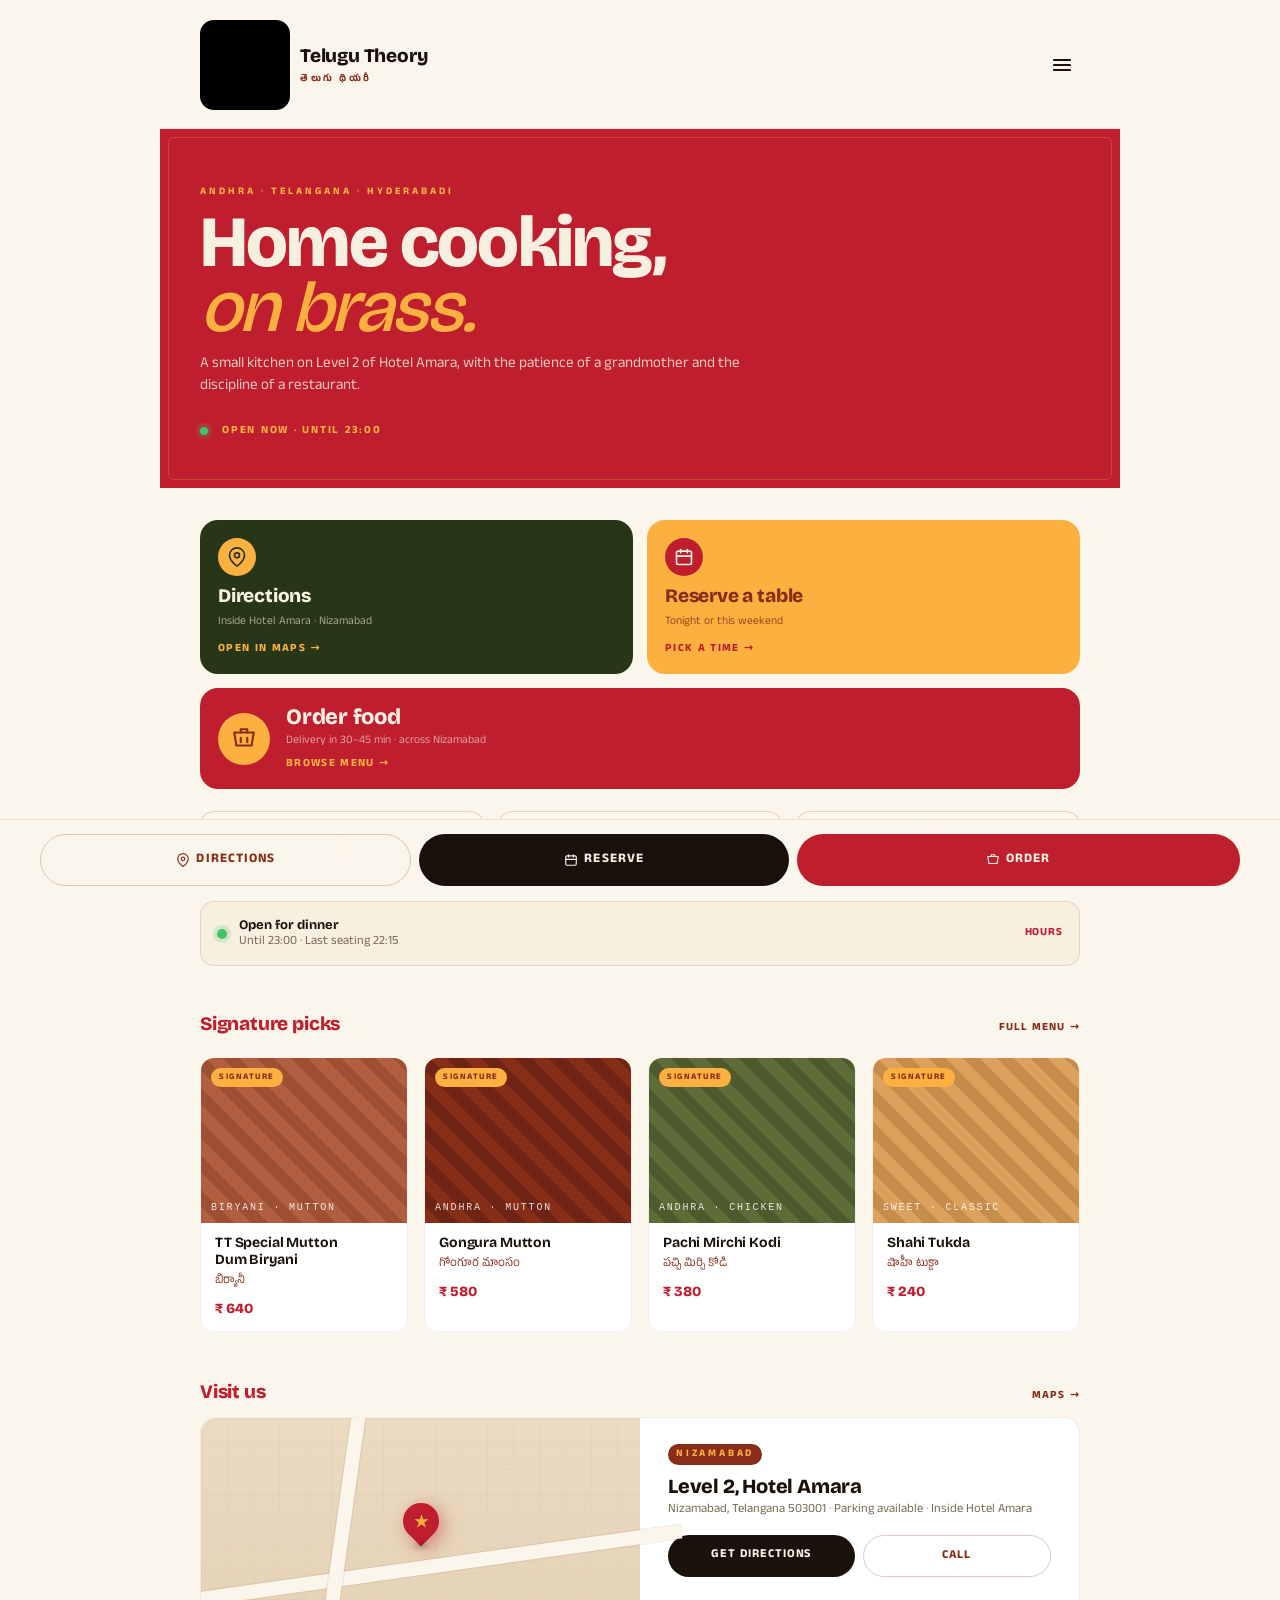
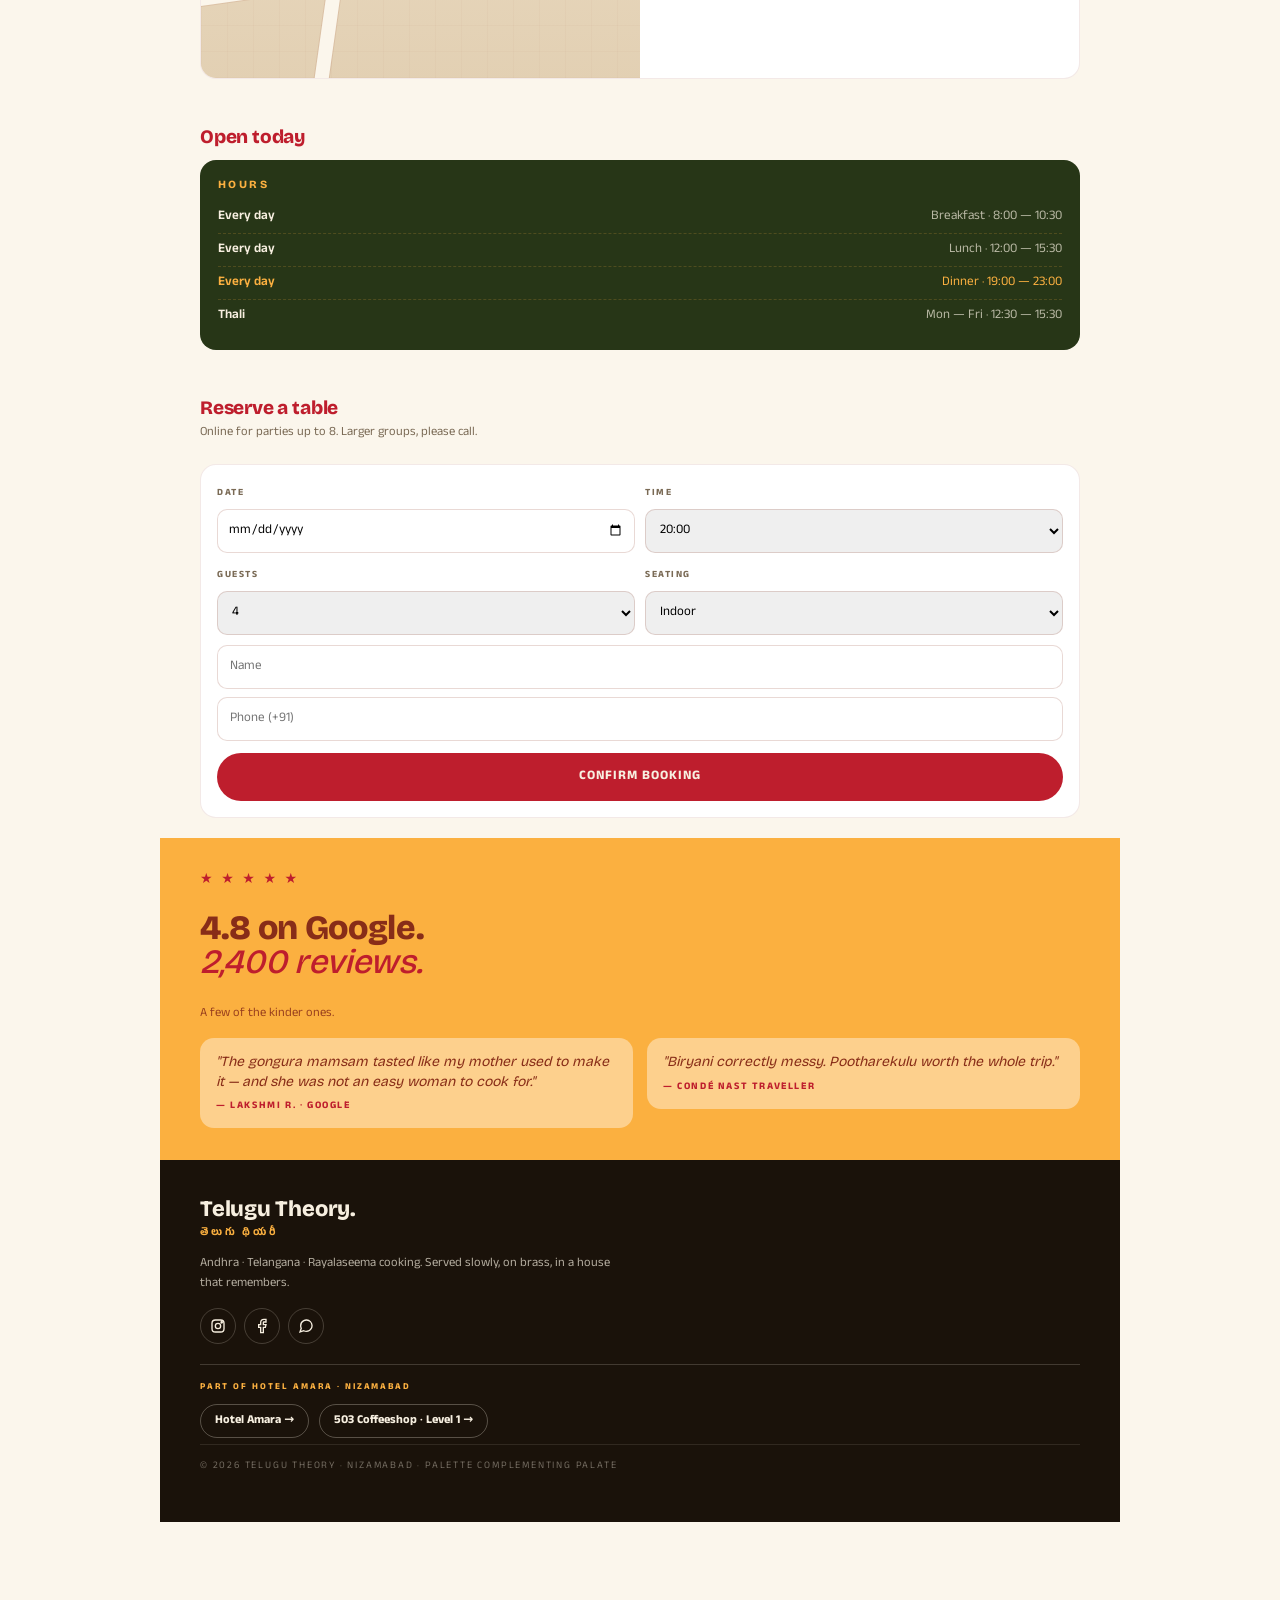
<file: index.html>
<!doctype html>
<html lang="en">
<head>
<meta charset="utf-8" />
<meta name="viewport" content="width=device-width,initial-scale=1,viewport-fit=cover" />
<title>Telugu Theory — Andhra · Telangana · Hyderabadi</title>
<meta name="theme-color" content="#BE1E2D" />
<link rel="preconnect" href="https://fonts.googleapis.com" />
<link rel="preconnect" href="https://fonts.gstatic.com" crossorigin />
<link href="https://fonts.googleapis.com/css2?family=Bricolage+Grotesque:opsz,wght@12..96,400;12..96,500;12..96,600;12..96,700;12..96,800&display=swap" rel="stylesheet" />
<link rel="stylesheet" href="brand/brand.css" />
<style>
  /* ===========================================================
     STAGE — full-bleed on all screen sizes
  =========================================================== */
  html, body { margin:0; }
  body {
    font-family: var(--font-body);
    color: var(--tt-ink);
    background: var(--tt-paper);
    -webkit-font-smoothing: antialiased;
  }
  .stage { display: block; padding: 0; }

  /* Phone chrome removed — full-bleed site */
  .phone {
    width: 100%; height: auto; min-height: 100vh;
    background: transparent; border-radius: 0; padding: 0; box-shadow: none;
    position: relative;
  }
  .phone::before { display: none; }
  .screen {
    width: 100%; height: auto; min-height: 100vh;
    border-radius: 0; overflow: visible; background: var(--tt-paper);
    position: relative;
  }
  .scroll {
    height: auto; overflow: visible;
    scroll-behavior: smooth;
  }


  /* ===========================================================
     SITE — content inside the screen
  =========================================================== */

  /* Sticky top bar */
  .topbar {
    position: sticky; top: 0; z-index: 60;
    background: var(--tt-paper);
    padding: 14px 18px 12px;
    display:flex; align-items: center; justify-content: space-between;
    border-bottom: 1px solid rgba(136,45,24,0.08);
  }
  .topbar .brand { display: flex; align-items: center; gap: 10px; }
  .topbar .brand img { width: 90px; height: 90px; border-radius: 14px; }
  .topbar .brand b { font-family: var(--font-head); font-weight: 800; font-size: 19px; letter-spacing: -0.01em; }
  .topbar .brand .te { display: block; font-size: 9px; letter-spacing: 0.28em; text-transform: uppercase; color: var(--tt-sienna); font-weight: 700; margin-top: 1px; }
  .topbar .menu-icon {
    background: transparent; border: 0; width: 36px; height: 36px;
    display:flex; align-items:center; justify-content:center;
    color: var(--tt-ink); cursor: pointer;
  }

  /* HERO */
  .hero {
    background: var(--tt-red);
    color: var(--tt-cream);
    padding: 32px 22px 26px;
    position: relative; overflow: hidden;
  }
  .hero::before {
    content:''; position: absolute; inset: 8px; border: 1px solid rgba(251,176,64,0.25); border-radius: 6px; pointer-events: none;
  }
  .hero .eye { font-size: 10px; letter-spacing: 0.3em; text-transform: uppercase; color: var(--tt-yellow); font-weight: 700; position: relative; z-index: 2; }
  .hero h1 {
    font-family: var(--font-head); font-weight: 800;
    font-size: 52px; line-height: 0.9; letter-spacing: -0.025em;
    margin: 10px 0 0; color: var(--tt-cream); position: relative; z-index: 2;
  }
  .hero h1 em { font-style: italic; color: var(--tt-yellow); font-weight: 500; }
  .hero .lede {
    margin-top: 14px; max-width: 320px;
    font-size: 13.5px; line-height: 1.5;
    color: rgba(247,239,224,0.82);
    position: relative; z-index: 2;
  }
  .hero-meta {
    margin-top: 18px;
    display:flex; align-items: center; gap: 14px;
    font-size: 11px; color: var(--tt-yellow);
    letter-spacing: 0.16em; text-transform: uppercase; font-weight: 700;
    position: relative; z-index: 2;
  }
  .hero-meta .dot { width: 8px; height: 8px; border-radius: 999px; background: #44C26A; box-shadow: 0 0 0 4px rgba(68,194,106,0.18); }

  /* PRIMARY ACTIONS */
  .primary {
    padding: 18px 14px 8px;
    display:grid;
    grid-template-columns: 1fr;
    gap: 12px;
  }
  .primary .row { display:grid; grid-template-columns: 1fr 1fr; gap: 12px; }
  .pa {
    appearance: none; -webkit-appearance: none;
    text-decoration: none;
    border-radius: 18px;
    padding: 18px 18px 16px;
    display:flex; flex-direction: column; gap: 10px;
    cursor: pointer; border: 0;
    font-family: var(--font-body); text-align: left;
    color: inherit;
    transition: transform 0.1s;
    position: relative; overflow: hidden;
    min-height: 130px;
  }
  .pa:active { transform: scale(0.985); }
  .pa .ic {
    width: 38px; height: 38px;
    border-radius: 999px;
    display:flex; align-items: center; justify-content: center;
    flex-shrink: 0;
  }
  .pa .ic svg { width: 20px; height: 20px; }
  .pa h3 {
    font-family: var(--font-head); font-weight: 800;
    font-size: 19px; line-height: 1; letter-spacing: -0.01em;
    margin: 0;
  }
  .pa p { font-size: 11.5px; line-height: 1.4; margin: 0; opacity: 0.8; }
  .pa .arrow { margin-top: auto; font-size: 11px; font-weight: 700; letter-spacing: 0.12em; text-transform: uppercase; display:flex; align-items:center; gap: 4px; }

  .pa.order { background: var(--tt-red); color: var(--tt-cream); grid-column: 1 / -1; min-height: 110px; flex-direction: row; align-items: center; gap: 16px; }
  .pa.order .body { flex: 1; display:flex; flex-direction: column; gap: 6px; }
  .pa.order .ic { background: var(--tt-yellow); color: var(--tt-sienna); width: 52px; height: 52px; }
  .pa.order .ic svg { width: 26px; height: 26px; }
  .pa.order h3 { font-size: 22px; color: var(--tt-cream); }
  .pa.order p { color: rgba(247,239,224,0.78); }
  .pa.order .arrow { color: var(--tt-yellow); }

  .pa.directions { background: var(--tt-forest); color: var(--tt-cream); }
  .pa.directions .ic { background: var(--tt-yellow); color: var(--tt-forest); }
  .pa.directions h3 { color: var(--tt-cream); }
  .pa.directions p { color: rgba(247,239,224,0.75); }
  .pa.directions .arrow { color: var(--tt-yellow); }

  .pa.reserve { background: var(--tt-yellow); color: var(--tt-sienna); }
  .pa.reserve .ic { background: var(--tt-red); color: var(--tt-cream); }
  .pa.reserve h3 { color: var(--tt-sienna); }
  .pa.reserve p { color: var(--tt-sienna); opacity: 0.8; }
  .pa.reserve .arrow { color: var(--tt-red); }

  /* Quick row */
  .quickrow {
    display:flex; gap: 8px;
    padding: 6px 14px 16px;
  }
  .qa {
    flex: 1; background: var(--tt-paper);
    border: 1px solid rgba(136,45,24,0.18);
    border-radius: 14px;
    padding: 10px 8px;
    display: flex; flex-direction: column; align-items: center; gap: 4px;
    text-decoration: none; color: var(--tt-sienna);
    cursor: pointer;
    font-family: var(--font-body); font-size: 11px; font-weight: 700;
    letter-spacing: 0.06em;
  }
  .qa svg { width: 18px; height: 18px; }
  .qa:active { transform: scale(0.96); }

  /* Status strip */
  .status {
    margin: 0 14px 18px;
    background: var(--tt-cream);
    border: 1px solid rgba(136,45,24,0.14);
    border-radius: 14px;
    padding: 14px 16px;
    display:flex; align-items: center; gap: 12px;
  }
  .status .pulse { width: 10px; height: 10px; border-radius: 999px; background: #44C26A; box-shadow: 0 0 0 4px rgba(68,194,106,0.2); flex-shrink: 0; }
  .status .pulse.closed { background: var(--tt-red); box-shadow: 0 0 0 4px rgba(190,30,45,0.2); }
  .status .text { flex: 1; font-size: 12.5px; line-height: 1.4; }
  .status .text b { font-family: var(--font-head); font-size: 13px; color: var(--tt-ink); display: block; }
  .status .text span { color: var(--tt-muted); }
  .status a { color: var(--tt-red); font-weight: 700; text-decoration: none; font-size: 11px; letter-spacing: 0.08em; text-transform: uppercase; }

  /* Section titles */
  .sec { padding: 18px 18px 6px; }
  .sec-head {
    display:flex; align-items: baseline; justify-content: space-between;
    margin-bottom: 12px;
  }
  .sec-head h2 { font-family: var(--font-head); font-weight: 800; font-size: 19px; color: var(--tt-red); letter-spacing: -0.01em; }
  .sec-head a { font-size: 11px; color: var(--tt-sienna); font-weight: 700; letter-spacing: 0.1em; text-transform: uppercase; text-decoration: none; }

  /* Signature picks */
  .picks {
    display: flex; gap: 12px;
    overflow-x: auto; -webkit-overflow-scrolling: touch;
    padding: 0 18px 18px;
    scrollbar-width: none;
  }
  .picks::-webkit-scrollbar { display: none; }
  .pick {
    flex-shrink: 0; width: 200px;
    background: #fff;
    border-radius: 14px;
    overflow: hidden;
    border: 1px solid rgba(136,45,24,0.08);
    display:flex; flex-direction: column;
  }
  .pick .img {
    aspect-ratio: 5/4;
    position: relative;
    display:flex; align-items: flex-end; padding: 10px;
    color: rgba(255,255,255,0.85);
    font-size: 10px; letter-spacing: 0.18em; text-transform: uppercase; font-family: ui-monospace, monospace;
  }
  .pick.a .img { background: repeating-linear-gradient(45deg, #b15f40 0 12px, #9e4f34 12px 24px); }
  .pick.b .img { background: repeating-linear-gradient(45deg, #5f6c37 0 12px, #4e5a2d 12px 24px); }
  .pick.c .img { background: repeating-linear-gradient(45deg, #882d18 0 12px, #6e2414 12px 24px); }
  .pick.d .img { background: repeating-linear-gradient(45deg, #dca15d 0 12px, #c58c4a 12px 24px); }
  .pick .img .sig {
    position: absolute; top: 10px; left: 10px;
    background: var(--tt-yellow); color: var(--tt-sienna);
    padding: 3px 8px; border-radius: 999px;
    font-family: var(--font-body); font-size: 8.5px; letter-spacing: 0.18em; font-weight: 800; text-transform: uppercase;
  }
  .pick .info { padding: 12px 14px 14px; display:flex; flex-direction: column; gap: 4px; }
  .pick h4 { font-family: var(--font-head); font-size: 14px; font-weight: 700; color: var(--tt-ink); line-height: 1.2; }
  .pick .te { font-family: var(--font-body); font-size: 11px; color: var(--tt-sienna); }
  .pick .pr { margin-top: 6px; font-family: var(--font-head); font-weight: 800; color: var(--tt-red); font-size: 14px; }

  /* Visit card */
  .visit {
    margin: 0 14px 18px;
    background: #fff;
    border-radius: 16px; overflow: hidden;
    border: 1px solid rgba(136,45,24,0.1);
  }
  .visit .map {
    height: 170px;
    background:
      linear-gradient(180deg, rgba(232,217,194,0.4) 0%, rgba(220,200,170,0.6) 100%),
      repeating-linear-gradient(0deg, rgba(136,45,24,0.06) 0 1px, transparent 1px 26px),
      repeating-linear-gradient(90deg, rgba(136,45,24,0.06) 0 1px, transparent 1px 26px),
      #ecdcc1;
    position: relative;
  }
  .visit .map::before {
    content:''; position: absolute; left: -10%; right: -10%; top: 55%;
    height: 14px; background: var(--tt-paper); transform: rotate(-8deg);
    box-shadow: 0 0 0 1px rgba(136,45,24,0.1);
  }
  .visit .map::after {
    content:''; position: absolute; left: 30%; top: -10%; width: 14px; bottom: -10%;
    background: var(--tt-paper); transform: rotate(8deg);
    box-shadow: 0 0 0 1px rgba(136,45,24,0.1);
  }
  .visit .pin {
    position: absolute; left: 50%; top: 50%;
    transform: translate(-50%, -100%);
    z-index: 2;
    display:flex; flex-direction: column; align-items: center;
  }
  .visit .pin .blob {
    background: var(--tt-red); color: var(--tt-cream);
    width: 36px; height: 36px; border-radius: 999px 999px 999px 4px;
    transform: rotate(-45deg);
    display:flex; align-items: center; justify-content: center;
    box-shadow: 0 6px 18px rgba(190,30,45,0.45);
  }
  .visit .pin .blob span { transform: rotate(45deg); font-family: var(--font-head); font-weight: 800; color: var(--tt-yellow); }
  .visit .pin .shadow { width: 14px; height: 5px; border-radius: 999px; background: rgba(0,0,0,0.18); margin-top: 4px; filter: blur(2px); }
  .visit .body { padding: 16px 18px 18px; }
  .visit .body .area { font-size: 10px; letter-spacing: 0.28em; text-transform: uppercase; color: var(--tt-yellow); background: var(--tt-sienna); padding: 3px 8px; border-radius: 999px; font-weight: 800; display: inline-block; }
  .visit .body h3 { font-family: var(--font-head); font-size: 20px; font-weight: 800; color: var(--tt-ink); margin: 8px 0 4px; }
  .visit .body p { font-size: 12.5px; line-height: 1.5; color: var(--tt-muted); margin: 0 0 14px; }
  .visit .body .actions { display:flex; gap: 8px; }
  .visit .body .actions a {
    flex: 1; text-align: center; padding: 11px 10px;
    background: var(--tt-ink); color: var(--tt-cream);
    border-radius: 999px; text-decoration: none;
    font-size: 12px; font-weight: 700; letter-spacing: 0.08em; text-transform: uppercase;
  }
  .visit .body .actions a.alt { background: transparent; color: var(--tt-sienna); border: 1px solid rgba(136,45,24,0.25); }

  /* Hours */
  .hours-card {
    margin: 0 14px 18px;
    background: var(--tt-forest); color: var(--tt-cream);
    border-radius: 16px; padding: 18px;
  }
  .hours-card h3 { font-family: var(--font-head); font-size: 11px; color: var(--tt-yellow); letter-spacing: 0.22em; text-transform: uppercase; font-weight: 800; margin-bottom: 10px; }
  .hours-card .row { display:flex; justify-content: space-between; padding: 6px 0; font-size: 13px; border-bottom: 1px dashed rgba(251,176,64,0.18); }
  .hours-card .row:last-of-type { border-bottom: 0; }
  .hours-card .row b { font-family: var(--font-body); font-weight: 600; color: var(--tt-cream); }
  .hours-card .row span { color: rgba(247,239,224,0.7); }
  .hours-card .row.now b { color: var(--tt-yellow); }
  .hours-card .row.now span { color: var(--tt-yellow); }

  /* Reviews */
  .reviews {
    background: var(--tt-yellow); color: var(--tt-sienna);
    padding: 22px 22px 24px;
    margin-top: 8px;
  }
  .reviews .stars { font-size: 14px; letter-spacing: 0.2em; color: var(--tt-red); }
  .reviews h2 { font-family: var(--font-head); font-size: 26px; font-weight: 800; line-height: 1; letter-spacing: -0.01em; margin: 6px 0 4px; color: var(--tt-sienna); }
  .reviews h2 em { font-style: italic; color: var(--tt-red); font-weight: 500; }
  .reviews .sub { font-size: 12.5px; opacity: 0.85; margin-bottom: 16px; }
  .quote { background: rgba(255,255,255,0.4); border-radius: 14px; padding: 14px 16px; margin-bottom: 8px; }
  .quote p { font-family: var(--font-head); font-style: italic; font-size: 14px; line-height: 1.4; margin: 0 0 8px; }
  .quote .src { font-size: 10px; letter-spacing: 0.16em; text-transform: uppercase; font-weight: 700; color: var(--tt-red); }

  /* Footer */
  .foot {
    background: var(--tt-ink); color: rgba(247,239,224,0.7);
    padding: 24px 22px 32px;
  }
  .foot .ttl { font-family: var(--font-head); font-size: 22px; color: var(--tt-cream); font-weight: 800; letter-spacing: -0.01em; }
  .foot .te { font-size: 10px; letter-spacing: 0.28em; text-transform: uppercase; color: var(--tt-yellow); margin: 4px 0 14px; font-weight: 700; }
  .foot p { font-size: 12.5px; line-height: 1.55; margin: 0 0 14px; max-width: 280px; }
  .foot .socials { display:flex; gap: 8px; margin-bottom: 18px; }
  .foot .socials a {
    width: 36px; height: 36px; border-radius: 999px;
    border: 1px solid rgba(247,239,224,0.2);
    color: var(--tt-cream);
    display:flex; align-items: center; justify-content: center;
    text-decoration: none;
  }
  .foot .copy { font-size: 10px; letter-spacing: 0.18em; text-transform: uppercase; color: rgba(247,239,224,0.4); padding-top: 14px; border-top: 1px solid rgba(247,239,224,0.1); margin-top: 6px; }

  /* Sticky bottom action bar */
  .stickybar {
    position: sticky; bottom: 0; z-index: 50;
    background: rgba(251,246,236,0.96);
    backdrop-filter: blur(10px);
    -webkit-backdrop-filter: blur(10px);
    border-top: 1px solid rgba(136,45,24,0.12);
    padding: 10px 12px calc(10px + env(safe-area-inset-bottom));
    display: flex; gap: 8px;
  }
  .stickybar a {
    flex: 1; height: 44px;
    border-radius: 999px;
    display:flex; align-items: center; justify-content: center;
    text-decoration: none;
    font-family: var(--font-body); font-weight: 700;
    font-size: 12px; letter-spacing: 0.08em; text-transform: uppercase;
    gap: 6px;
  }
  .stickybar a svg { width: 14px; height: 14px; }
  .stickybar a.dir { background: transparent; color: var(--tt-sienna); border: 1px solid rgba(136,45,24,0.25); }
  .stickybar a.res { background: var(--tt-ink); color: var(--tt-cream); }
  .stickybar a.ord { background: var(--tt-red); color: var(--tt-cream); flex: 1.2; }

  /* Drawer */
  .drawer-overlay {
    position: fixed; inset: 0; background: rgba(26,18,10,0.4);
    opacity: 0; pointer-events: none; transition: opacity 0.25s;
    z-index: 80;
  }
  .drawer-overlay.open { opacity: 1; pointer-events: auto; }
  .drawer {
    position: fixed; top: 0; right: 0; bottom: 0;
    width: 78%;
    background: var(--tt-paper);
    z-index: 81;
    transform: translateX(100%);
    transition: transform 0.3s cubic-bezier(0.2,0.9,0.3,1);
    padding: 20px 22px;
    display:flex; flex-direction: column;
  }
  .drawer.open { transform: translateX(0); }
  .drawer .close {
    background: transparent; border: 0; font-size: 22px;
    color: var(--tt-ink); align-self: flex-end;
    cursor: pointer; margin-bottom: 8px;
  }
  .drawer .ttl { font-family: var(--font-head); font-size: 24px; font-weight: 800; color: var(--tt-red); letter-spacing: -0.01em; }
  .drawer ul { list-style: none; padding: 0; margin: 18px 0 0; }
  .drawer li { padding: 14px 0; border-bottom: 1px dashed rgba(136,45,24,0.18); }
  .drawer li a { font-family: var(--font-head); font-size: 18px; font-weight: 700; color: var(--tt-ink); text-decoration: none; display:flex; align-items: center; justify-content: space-between; }
  .drawer li a span { color: var(--tt-sienna); font-size: 12px; font-family: var(--font-body); font-weight: 600; letter-spacing: 0.04em; }
  .drawer .foot-info { margin-top: auto; font-size: 12px; color: var(--tt-muted); line-height: 1.5; }
  .drawer .foot-info b { color: var(--tt-ink); display: block; font-family: var(--font-head); }

  /* =====================================================
     DESKTOP LAYOUT — min-width: 768px
     Mobile styles above are untouched.
  ===================================================== */
  @media (min-width: 768px) {

    /* Center all content at comfortable reading width */
    .scroll {
      max-width: 960px;
      margin: 0 auto;
    }

    /* Topbar — more padding, bigger feel */
    .topbar {
      padding: 20px 40px 18px;
    }

    /* Hero — more breathing room, bigger text */
    .hero {
      padding: 56px 40px 48px;
      border-radius: 0;
    }
    .hero h1 { font-size: 72px; }
    .hero .lede { max-width: 560px; font-size: 15px; }
    .hero-meta { margin-top: 24px; }

    /* Primary actions — order full-width, directions + reserve side by side */
    .primary {
      padding: 32px 40px 14px;
      display: grid;
      grid-template-columns: 1fr 1fr;
      gap: 14px;
    }
    .primary .row { display: contents; }
    .pa.order { grid-column: 1 / -1; min-height: 96px; }

    /* Quick row — fill the full width */
    .quickrow { padding: 8px 40px 20px; gap: 14px; }
    .qa { max-width: none; padding: 14px 12px; font-size: 12px; }

    /* Status strip */
    .status { margin: 0 40px 20px; }

    /* Section headers */
    .sec { padding: 26px 40px 8px; }

    /* Picks — 4-column grid, no horizontal scroll */
    .picks {
      display: grid;
      grid-template-columns: repeat(4, 1fr);
      overflow: visible;
      padding: 0 40px 22px;
      gap: 16px;
    }
    .pick { width: auto; flex-shrink: unset; }

    /* Visit — map and info side by side */
    .visit {
      margin: 0 40px 20px;
      display: grid;
      grid-template-columns: 1fr 1fr;
    }
    .visit .map { height: auto; min-height: 260px; }
    .visit .body { padding: 24px 28px; }

    /* Hours card */
    .hours-card { margin: 0 40px 20px; }

    /* Reserve form — inline style override */
    .sec#reserve + div { margin: 0 40px 20px !important; }

    /* Reviews — header full-width, quotes side by side */
    .reviews { padding: 32px 40px; display: flex; flex-wrap: wrap; gap: 14px; align-items: flex-start; }
    .reviews .stars, .reviews h2, .reviews .sub { width: 100%; margin-bottom: 0; }
    .reviews h2 { font-size: 34px; }
    .quote { flex: 1; min-width: 200px; margin-bottom: 0; }

    /* Footer */
    .foot { padding: 36px 40px 48px; }
    .foot p { max-width: 420px; }

    /* Sticky bottom bar — centred within max-width scroll */
    .stickybar { padding: 14px 40px calc(14px + env(safe-area-inset-bottom)); }
    .stickybar a { height: 52px; font-size: 13px; }
  }
</style>
</head>
<body>

<div class="stage">
  <div class="phone">
    <div class="screen">

      <!-- Drawer + overlay -->
      <div class="drawer-overlay" id="drawerOverlay" onclick="closeDrawer()"></div>
      <aside class="drawer" id="drawer">
        <button class="close" onclick="closeDrawer()">×</button>
        <div class="ttl">Telugu<br/>Theory.</div>
        <ul>
          <li><a href="#order">Full menu <span>›</span></a></li>
          <li><a href="#reserve">Reserve a table <span>›</span></a></li>
          <li><a href="#visit">Visit us <span>›</span></a></li>
          <li><a href="#story">Our story <span>›</span></a></li>
          <li><a href="tel:+918462240000">Call us <span>+91 8462 24 0000</span></a></li>
          <li><a href="blog/">Food stories &amp; guides <span>›</span></a></li>
        </ul>
        <div style="margin-top: 20px; padding-top: 16px; border-top: 1px dashed rgba(136,45,24,0.25);">
          <div style="font-size: 9px; letter-spacing: 0.22em; text-transform: uppercase; font-weight: 700; color: var(--tt-sienna); margin-bottom: 10px;">Also at Hotel Amara</div>
          <a href="https://amara-hotel.vercel.app" target="_blank" rel="noopener"
            style="display: inline-flex; align-items: center; gap: 6px; font-family: var(--font-body); font-size: 13px; font-weight: 700; color: var(--tt-ink); text-decoration: none; margin-bottom: 8px;">
            Hotel Amara <span>›</span>
          </a><br/>
          <a href="https://five-zero-three.vercel.app" target="_blank" rel="noopener"
            style="display: inline-flex; align-items: center; gap: 6px; font-family: var(--font-body); font-size: 13px; font-weight: 700; color: var(--tt-ink); text-decoration: none;">
            503 Coffeeshop · Level 1 <span>›</span>
          </a>
        </div>
        <div class="foot-info">
          <b>Level 2, Hotel Amara</b>
          Nizamabad, Telangana 503001<br/>
          @telugu.theory · hello@teluguthy.in
        </div>
      </aside>

      <div class="scroll">

        <!-- TOP BAR -->
        <header class="topbar">
          <div class="brand">
            <img src="brand/logo-red-square.svg" alt="Telugu Theory"/>
            <div>
              <b>Telugu Theory</b>
              <span class="te">తెలుగు థియరీ</span>
            </div>
          </div>
          <button class="menu-icon" onclick="openDrawer()" aria-label="Menu">
            <svg viewBox="0 0 24 24" fill="none" stroke="currentColor" stroke-width="2.2" stroke-linecap="round"><path d="M4 7h16M4 12h16M4 17h16"/></svg>
          </button>
        </header>

        <!-- HERO -->
        <section class="hero">
          <div class="eye">Andhra · Telangana · Hyderabadi</div>
          <h1>Home cooking,<br/><em>on brass.</em></h1>
          <p class="lede">A small kitchen on Level 2 of Hotel Amara, with the patience of a grandmother and the discipline of a restaurant.</p>
          <div class="hero-meta">
            <span class="dot"></span>
            <span>Open now · Until 23:00</span>
          </div>
        </section>

        <!-- PRIMARY ACTIONS -->
        <section class="primary">
          <div class="row">
            <a class="pa directions" href="https://maps.google.com/?q=Hotel+Amara+Nizamabad+Telangana" target="_blank" rel="noopener">
              <div class="ic">
                <svg viewBox="0 0 24 24" fill="none" stroke="currentColor" stroke-width="2" stroke-linecap="round" stroke-linejoin="round"><path d="M21 10c0 7-9 13-9 13s-9-6-9-13a9 9 0 0 1 18 0z"/><circle cx="12" cy="10" r="3"/></svg>
              </div>
              <h3>Directions</h3>
              <p>Inside Hotel Amara · Nizamabad</p>
              <div class="arrow">Open in Maps →</div>
            </a>

            <a class="pa reserve" href="#reserve">
              <div class="ic">
                <svg viewBox="0 0 24 24" fill="none" stroke="currentColor" stroke-width="2" stroke-linecap="round" stroke-linejoin="round"><rect x="3" y="5" width="18" height="16" rx="2"/><path d="M16 3v4M8 3v4M3 11h18"/></svg>
              </div>
              <h3>Reserve a table</h3>
              <p>Tonight or this weekend</p>
              <div class="arrow">Pick a time →</div>
            </a>
          </div>

          <a class="pa order" href="#order">
            <div class="ic">
              <svg viewBox="0 0 24 24" fill="none" stroke="currentColor" stroke-width="2" stroke-linecap="round" stroke-linejoin="round"><path d="M3 6h18l-2 12H5L3 6z"/><path d="M9 6V3h6v3"/><path d="M9 11v4M15 11v4"/></svg>
            </div>
            <div class="body">
              <h3>Order food</h3>
              <p>Delivery in 30–45 min · across Nizamabad</p>
              <div class="arrow">Browse menu →</div>
            </div>
          </a>
        </section>

        <!-- QUICK ROW -->
        <div class="quickrow">
          <a class="qa" href="tel:+918462240000">
            <svg viewBox="0 0 24 24" fill="none" stroke="currentColor" stroke-width="2" stroke-linecap="round" stroke-linejoin="round"><path d="M22 16.92v3a2 2 0 0 1-2.18 2 19.79 19.79 0 0 1-8.63-3.07 19.5 19.5 0 0 1-6-6 19.79 19.79 0 0 1-3.07-8.67A2 2 0 0 1 4.11 2h3a2 2 0 0 1 2 1.72c.13.96.37 1.9.7 2.81a2 2 0 0 1-.45 2.11L8.09 9.91a16 16 0 0 0 6 6l1.27-1.27a2 2 0 0 1 2.11-.45c.91.33 1.85.57 2.81.7A2 2 0 0 1 22 16.92Z"/></svg>
            Call
          </a>
          <a class="qa" href="https://wa.me/918462240000" target="_blank" rel="noopener">
            <svg viewBox="0 0 24 24" fill="none" stroke="currentColor" stroke-width="2" stroke-linecap="round" stroke-linejoin="round"><path d="M21 11.5a8.38 8.38 0 0 1-.9 3.8 8.5 8.5 0 0 1-7.6 4.7 8.38 8.38 0 0 1-3.8-.9L3 21l1.9-5.7a8.38 8.38 0 0 1-.9-3.8 8.5 8.5 0 0 1 4.7-7.6 8.38 8.38 0 0 1 3.8-.9h.5a8.48 8.48 0 0 1 8 8v.5z"/></svg>
            WhatsApp
          </a>
          <a class="qa" href="#order">
            <svg viewBox="0 0 24 24" fill="none" stroke="currentColor" stroke-width="2" stroke-linecap="round" stroke-linejoin="round"><path d="M4 4h16v4H4zM4 12h16v4H4zM4 20h10"/></svg>
            Menu
          </a>
        </div>

        <!-- STATUS -->
        <div class="status">
          <span class="pulse"></span>
          <div class="text">
            <b>Open for dinner</b>
            <span>Until 23:00 · Last seating 22:15</span>
          </div>
          <a href="#hours">Hours</a>
        </div>

        <!-- SIGNATURE PICKS -->
        <section class="sec" id="order">
          <div class="sec-head">
            <h2>Signature picks</h2>
            <a href="#order">Full menu →</a>
          </div>
        </section>
        <div class="picks">
          <div class="pick a">
            <div class="img"><span class="sig">Signature</span>biryani · mutton</div>
            <div class="info">
              <h4>TT Special Mutton<br/>Dum Biryani</h4>
              <span class="te">బిర్యానీ</span>
              <span class="pr">₹ 640</span>
            </div>
          </div>
          <div class="pick c">
            <div class="img"><span class="sig">Signature</span>andhra · mutton</div>
            <div class="info">
              <h4>Gongura Mutton</h4>
              <span class="te">గోంగూర మాంసం</span>
              <span class="pr">₹ 580</span>
            </div>
          </div>
          <div class="pick b">
            <div class="img"><span class="sig">Signature</span>andhra · chicken</div>
            <div class="info">
              <h4>Pachi Mirchi Kodi</h4>
              <span class="te">పచ్చి మిర్చి కోడి</span>
              <span class="pr">₹ 380</span>
            </div>
          </div>
          <div class="pick d">
            <div class="img"><span class="sig">Signature</span>sweet · classic</div>
            <div class="info">
              <h4>Shahi Tukda</h4>
              <span class="te">షాహీ టుక్డా</span>
              <span class="pr">₹ 240</span>
            </div>
          </div>
        </div>

        <!-- VISIT -->
        <section class="sec" id="visit" style="padding-bottom: 0">
          <div class="sec-head">
            <h2>Visit us</h2>
            <a href="https://maps.google.com/?q=Hotel+Amara+Nizamabad+Telangana">Maps →</a>
          </div>
        </section>
        <div class="visit">
          <div class="map">
            <div class="pin">
              <div class="blob"><span>★</span></div>
              <div class="shadow"></div>
            </div>
          </div>
          <div class="body">
            <span class="area">Nizamabad</span>
            <h3>Level 2, Hotel Amara</h3>
            <p>Nizamabad, Telangana 503001 · Parking available · Inside Hotel Amara</p>
            <div class="actions">
              <a href="https://maps.google.com/?q=Hotel+Amara+Nizamabad+Telangana" target="_blank" rel="noopener">Get directions</a>
              <a class="alt" href="tel:+918462240000">Call</a>
            </div>
          </div>
        </div>

        <!-- HOURS -->
        <section class="sec" id="hours" style="padding-bottom: 0">
          <div class="sec-head">
            <h2>Open today</h2>
          </div>
        </section>
        <div class="hours-card">
          <h3>Hours</h3>
          <div class="row"><b>Every day</b><span>Breakfast · 8:00 — 10:30</span></div>
          <div class="row"><b>Every day</b><span>Lunch · 12:00 — 15:30</span></div>
          <div class="row now"><b>Every day</b><span>Dinner · 19:00 — 23:00</span></div>
          <div class="row"><b>Thali</b><span>Mon — Fri · 12:30 — 15:30</span></div>
        </div>

        <!-- RESERVE -->
        <section class="sec" id="reserve" style="padding-bottom: 6px">
          <div class="sec-head">
            <h2>Reserve a table</h2>
          </div>
          <p style="font-size: 12.5px; color: var(--tt-muted); margin: -6px 0 14px; line-height: 1.5;">Online for parties up to 8. Larger groups, please call.</p>
        </section>
        <div style="margin: 0 14px 18px; background: #fff; border: 1px solid rgba(136,45,24,0.1); border-radius: 16px; padding: 16px;">
          <div style="display:grid; grid-template-columns: 1fr 1fr; gap: 10px; margin-bottom: 10px;">
            <div>
              <label style="font-size:9.5px; letter-spacing: 0.16em; text-transform: uppercase; font-weight: 700; color: var(--tt-muted);">Date</label>
              <input type="date" style="width: 100%; margin-top: 4px; padding: 10px; border: 1px solid rgba(136,45,24,0.18); border-radius: 10px; font: inherit; font-size: 13px; box-sizing: border-box;"/>
            </div>
            <div>
              <label style="font-size:9.5px; letter-spacing: 0.16em; text-transform: uppercase; font-weight: 700; color: var(--tt-muted);">Time</label>
              <select style="width: 100%; margin-top: 4px; padding: 10px; border: 1px solid rgba(136,45,24,0.18); border-radius: 10px; font: inherit; font-size: 13px; box-sizing: border-box;">
                <option>19:00</option><option>19:30</option><option selected>20:00</option><option>20:30</option><option>21:00</option>
              </select>
            </div>
            <div>
              <label style="font-size:9.5px; letter-spacing: 0.16em; text-transform: uppercase; font-weight: 700; color: var(--tt-muted);">Guests</label>
              <select style="width: 100%; margin-top: 4px; padding: 10px; border: 1px solid rgba(136,45,24,0.18); border-radius: 10px; font: inherit; font-size: 13px; box-sizing: border-box;">
                <option>2</option><option selected>4</option><option>6</option><option>8</option>
              </select>
            </div>
            <div>
              <label style="font-size:9.5px; letter-spacing: 0.16em; text-transform: uppercase; font-weight: 700; color: var(--tt-muted);">Seating</label>
              <select style="width: 100%; margin-top: 4px; padding: 10px; border: 1px solid rgba(136,45,24,0.18); border-radius: 10px; font: inherit; font-size: 13px; box-sizing: border-box;">
                <option>Indoor</option><option>Courtyard</option>
              </select>
            </div>
          </div>
          <input placeholder="Name" style="width: 100%; padding: 11px 12px; border: 1px solid rgba(136,45,24,0.18); border-radius: 10px; font: inherit; font-size: 13px; margin-bottom: 8px; box-sizing: border-box;"/>
          <input placeholder="Phone (+91)" style="width: 100%; padding: 11px 12px; border: 1px solid rgba(136,45,24,0.18); border-radius: 10px; font: inherit; font-size: 13px; margin-bottom: 12px; box-sizing: border-box;"/>
          <button style="width:100%; padding: 14px; background: var(--tt-red); color: var(--tt-cream); border: 0; border-radius: 999px; font-family: var(--font-body); font-weight: 700; font-size: 13px; letter-spacing: 0.08em; text-transform: uppercase; cursor: pointer;">Confirm booking</button>
        </div>

        <!-- REVIEWS -->
        <section class="reviews">
          <div class="stars">★ ★ ★ ★ ★</div>
          <h2>4.8 on Google.<br/><em>2,400 reviews.</em></h2>
          <p class="sub">A few of the kinder ones.</p>
          <div class="quote">
            <p>"The gongura mamsam tasted like my mother used to make it — and she was not an easy woman to cook for."</p>
            <div class="src">— Lakshmi R. · Google</div>
          </div>
          <div class="quote">
            <p>"Biryani correctly messy. Pootharekulu worth the whole trip."</p>
            <div class="src">— Condé Nast Traveller</div>
          </div>
        </section>

        <!-- FOOTER -->
        <footer class="foot" id="story">
          <div class="ttl">Telugu Theory.</div>
          <div class="te">తెలుగు థియరీ</div>
          <p>Andhra · Telangana · Rayalaseema cooking. Served slowly, on brass, in a house that remembers.</p>
          <div class="socials">
            <a href="#" aria-label="Instagram"><svg width="16" height="16" viewBox="0 0 24 24" fill="none" stroke="currentColor" stroke-width="2"><rect x="3" y="3" width="18" height="18" rx="5"/><circle cx="12" cy="12" r="4"/><circle cx="17.5" cy="6.5" r="1" fill="currentColor"/></svg></a>
            <a href="#" aria-label="Facebook"><svg width="16" height="16" viewBox="0 0 24 24" fill="none" stroke="currentColor" stroke-width="2"><path d="M18 2h-3a5 5 0 0 0-5 5v3H7v4h3v8h4v-8h3l1-4h-4V7a1 1 0 0 1 1-1h3z"/></svg></a>
            <a href="#" aria-label="WhatsApp"><svg width="16" height="16" viewBox="0 0 24 24" fill="none" stroke="currentColor" stroke-width="2"><path d="M21 11.5a8.38 8.38 0 0 1-.9 3.8 8.5 8.5 0 0 1-7.6 4.7 8.38 8.38 0 0 1-3.8-.9L3 21l1.9-5.7a8.38 8.38 0 0 1-.9-3.8 8.5 8.5 0 0 1 4.7-7.6 8.38 8.38 0 0 1 3.8-.9h.5a8.48 8.48 0 0 1 8 8v.5z"/></svg></a>
          </div>
          <div style="margin-top: 20px; padding-top: 16px; border-top: 1px solid rgba(247,239,224,0.18);">
            <div style="font-size: 9px; letter-spacing: 0.22em; text-transform: uppercase; font-weight: 700; color: var(--tt-yellow); margin-bottom: 10px;">Part of Hotel Amara · Nizamabad</div>
            <div style="display: flex; gap: 10px; flex-wrap: wrap;">
              <a href="https://amara-hotel.vercel.app" target="_blank" rel="noopener"
                style="font-family: var(--font-body); font-size: 12px; font-weight: 700; color: var(--tt-cream);
                  text-decoration: none; border: 1px solid rgba(247,239,224,0.28); padding: 7px 14px; border-radius: 999px;">
                Hotel Amara →
              </a>
              <a href="https://five-zero-three.vercel.app" target="_blank" rel="noopener"
                style="font-family: var(--font-body); font-size: 12px; font-weight: 700; color: var(--tt-cream);
                  text-decoration: none; border: 1px solid rgba(247,239,224,0.28); padding: 7px 14px; border-radius: 999px;">
                503 Coffeeshop · Level 1 →
              </a>
            </div>
          </div>
          <div class="copy">© 2026 Telugu Theory · Nizamabad · Palette complementing palate</div>
        </footer>

      </div>

      <!-- STICKY ACTION BAR -->
      <nav class="stickybar">
        <a class="dir" href="https://maps.google.com/?q=Hotel+Amara+Nizamabad+Telangana" target="_blank" rel="noopener">
          <svg viewBox="0 0 24 24" fill="none" stroke="currentColor" stroke-width="2" stroke-linecap="round" stroke-linejoin="round"><path d="M21 10c0 7-9 13-9 13s-9-6-9-13a9 9 0 0 1 18 0z"/><circle cx="12" cy="10" r="3"/></svg>
          Directions
        </a>
        <a class="res" href="#reserve">
          <svg viewBox="0 0 24 24" fill="none" stroke="currentColor" stroke-width="2" stroke-linecap="round" stroke-linejoin="round"><rect x="3" y="5" width="18" height="16" rx="2"/><path d="M16 3v4M8 3v4M3 11h18"/></svg>
          Reserve
        </a>
        <a class="ord" href="#order">
          <svg viewBox="0 0 24 24" fill="none" stroke="currentColor" stroke-width="2" stroke-linecap="round" stroke-linejoin="round"><path d="M3 6h18l-2 12H5L3 6z"/><path d="M9 6V3h6v3"/></svg>
          Order
        </a>
      </nav>

    </div>
  </div>
</div>

<script>
  function openDrawer() {
    document.getElementById('drawer').classList.add('open');
    document.getElementById('drawerOverlay').classList.add('open');
  }
  function closeDrawer() {
    document.getElementById('drawer').classList.remove('open');
    document.getElementById('drawerOverlay').classList.remove('open');
  }
</script>
</body>
</html>
</file>
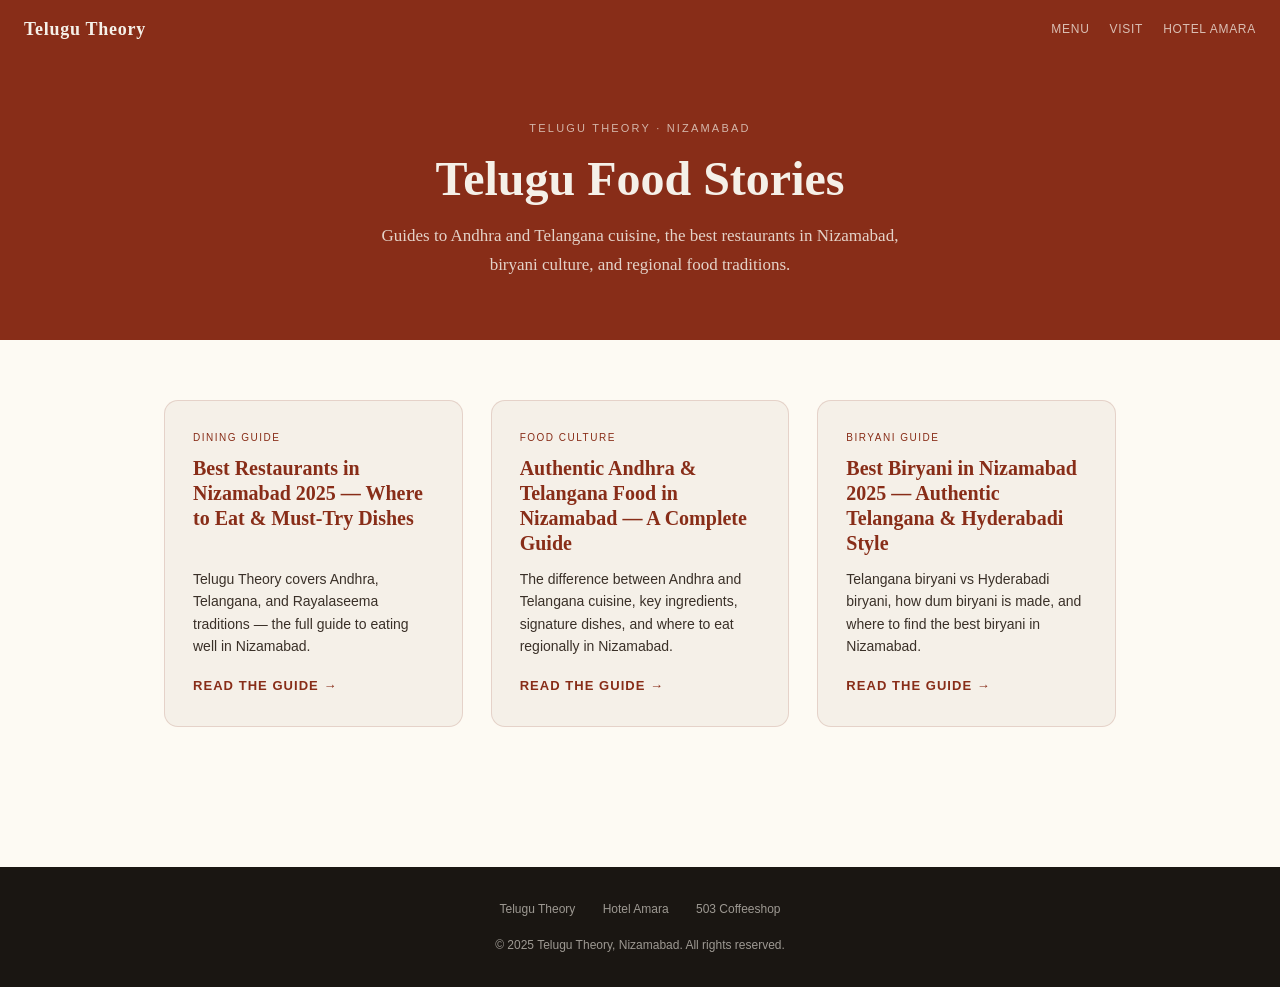
<file: blog/index.html>
<!DOCTYPE html>
<html lang="en">
<head>
  <meta charset="UTF-8"/>
  <meta name="viewport" content="width=device-width, initial-scale=1.0"/>
  <title>Telugu Food Stories — The Telugu Theory Blog | Nizamabad</title>
  <meta name="description" content="The Telugu Theory blog: guides to Andhra and Telangana cuisine, best restaurants in Nizamabad, biryani culture, and regional food stories from Level 2, Hotel Amara."/>
  <link rel="canonical" href="https://telugu-theory.vercel.app/blog/"/>
  <meta property="og:title" content="Telugu Food Stories — Telugu Theory Blog, Nizamabad"/>
  <meta property="og:description" content="Food guides covering Andhra and Telangana cuisine, best restaurants in Nizamabad, and biryani culture — from Telugu Theory at Hotel Amara."/>
  <meta property="og:url" content="https://telugu-theory.vercel.app/blog/"/>
  <meta property="og:type" content="website"/>

  <style>
    *, *::before, *::after { box-sizing: border-box; margin: 0; padding: 0; }
    :root { --red: #882d18; --cream: #f5f0e8; --cream-light: #fdfaf3; --ink: #1a1612; --ink-soft: #3a3028; --ink-muted: #7a6e60; }
    body { background: var(--cream-light); color: var(--ink); font-family: Georgia, 'Times New Roman', serif; line-height: 1.7; }
    a { color: var(--red); text-decoration: none; } a:hover { opacity: 0.8; }
    .site-nav { background: var(--red); padding: 14px 24px; display: flex; align-items: center; justify-content: space-between; position: sticky; top: 0; z-index: 10; }
    .site-nav .logo { color: var(--cream); font-size: 18px; font-weight: bold; text-decoration: none; letter-spacing: 0.04em; }
    .site-nav .nav-links { display: flex; gap: 20px; }
    .site-nav .nav-links a { color: rgba(245,240,232,0.75); font-family: Arial, sans-serif; font-size: 12px; text-decoration: none; letter-spacing: 0.06em; text-transform: uppercase; }
    .site-nav .nav-links a:hover { color: var(--cream); }
    .hero { background: var(--red); color: var(--cream); padding: 60px 24px; text-align: center; }
    .hero .eyebrow { font-family: Arial, sans-serif; font-size: 11px; text-transform: uppercase; letter-spacing: 0.2em; opacity: 0.7; margin-bottom: 16px; }
    .hero h1 { font-size: clamp(28px, 5vw, 48px); line-height: 1.1; margin-bottom: 16px; }
    .hero p { font-size: 17px; opacity: 0.85; max-width: 540px; margin: 0 auto; }
    .posts-grid { max-width: 1000px; margin: 60px auto; padding: 0 24px 80px; display: grid; grid-template-columns: repeat(auto-fill, minmax(280px, 1fr)); gap: 28px; }
    .post-card { background: var(--cream); border: 1.5px solid rgba(136,45,24,0.15); border-radius: 14px; padding: 28px; display: flex; flex-direction: column; transition: border-color 0.2s; }
    .post-card:hover { border-color: var(--red); }
    .post-card .tag { font-family: Arial, sans-serif; font-size: 10px; text-transform: uppercase; letter-spacing: 0.15em; color: var(--red); margin-bottom: 10px; }
    .post-card h2 { font-size: 20px; line-height: 1.25; margin-bottom: 12px; flex: 1; }
    .post-card p { font-size: 14px; color: var(--ink-soft); margin-bottom: 18px; font-family: Arial, sans-serif; line-height: 1.6; }
    .post-card .read-link { font-family: Arial, sans-serif; font-size: 13px; font-weight: bold; color: var(--red); text-transform: uppercase; letter-spacing: 0.08em; }
    .site-footer { background: var(--ink); color: rgba(245,240,232,0.6); text-align: center; padding: 32px 24px; font-family: Arial, sans-serif; font-size: 12px; }
    .site-footer a { color: rgba(245,240,232,0.6); margin: 0 12px; text-decoration: none; }
    .site-footer .footer-links { margin-bottom: 16px; }
  </style>
</head>
<body>

<nav class="site-nav">
  <a href="https://telugu-theory.vercel.app" class="logo">Telugu Theory</a>
  <div class="nav-links">
    <a href="https://telugu-theory.vercel.app/#menu">Menu</a>
    <a href="https://telugu-theory.vercel.app/#visit">Visit</a>
    <a href="https://amara-hotel.vercel.app">Hotel Amara</a>
  </div>
</nav>

<div class="hero">
  <div class="eyebrow">Telugu Theory · Nizamabad</div>
  <h1>Telugu Food Stories</h1>
  <p>Guides to Andhra and Telangana cuisine, the best restaurants in Nizamabad, biryani culture, and regional food traditions.</p>
</div>

<div class="posts-grid">
  <div class="post-card">
    <div class="tag">Dining Guide</div>
    <h2><a href="best-restaurants-nizamabad.html">Best Restaurants in Nizamabad 2025 — Where to Eat &amp; Must-Try Dishes</a></h2>
    <p>Telugu Theory covers Andhra, Telangana, and Rayalaseema traditions — the full guide to eating well in Nizamabad.</p>
    <a href="best-restaurants-nizamabad.html" class="read-link">Read the guide →</a>
  </div>

  <div class="post-card">
    <div class="tag">Food Culture</div>
    <h2><a href="andhra-food-nizamabad.html">Authentic Andhra &amp; Telangana Food in Nizamabad — A Complete Guide</a></h2>
    <p>The difference between Andhra and Telangana cuisine, key ingredients, signature dishes, and where to eat regionally in Nizamabad.</p>
    <a href="andhra-food-nizamabad.html" class="read-link">Read the guide →</a>
  </div>

  <div class="post-card">
    <div class="tag">Biryani Guide</div>
    <h2><a href="best-biryani-nizamabad.html">Best Biryani in Nizamabad 2025 — Authentic Telangana &amp; Hyderabadi Style</a></h2>
    <p>Telangana biryani vs Hyderabadi biryani, how dum biryani is made, and where to find the best biryani in Nizamabad.</p>
    <a href="best-biryani-nizamabad.html" class="read-link">Read the guide →</a>
  </div>
</div>

<footer class="site-footer">
  <div class="footer-links">
    <a href="https://telugu-theory.vercel.app">Telugu Theory</a>
    <a href="https://amara-hotel.vercel.app">Hotel Amara</a>
    <a href="https://five-zero-three.vercel.app">503 Coffeeshop</a>
  </div>
  <div>© 2025 Telugu Theory, Nizamabad. All rights reserved.</div>
</footer>

</body>
</html>
</file>
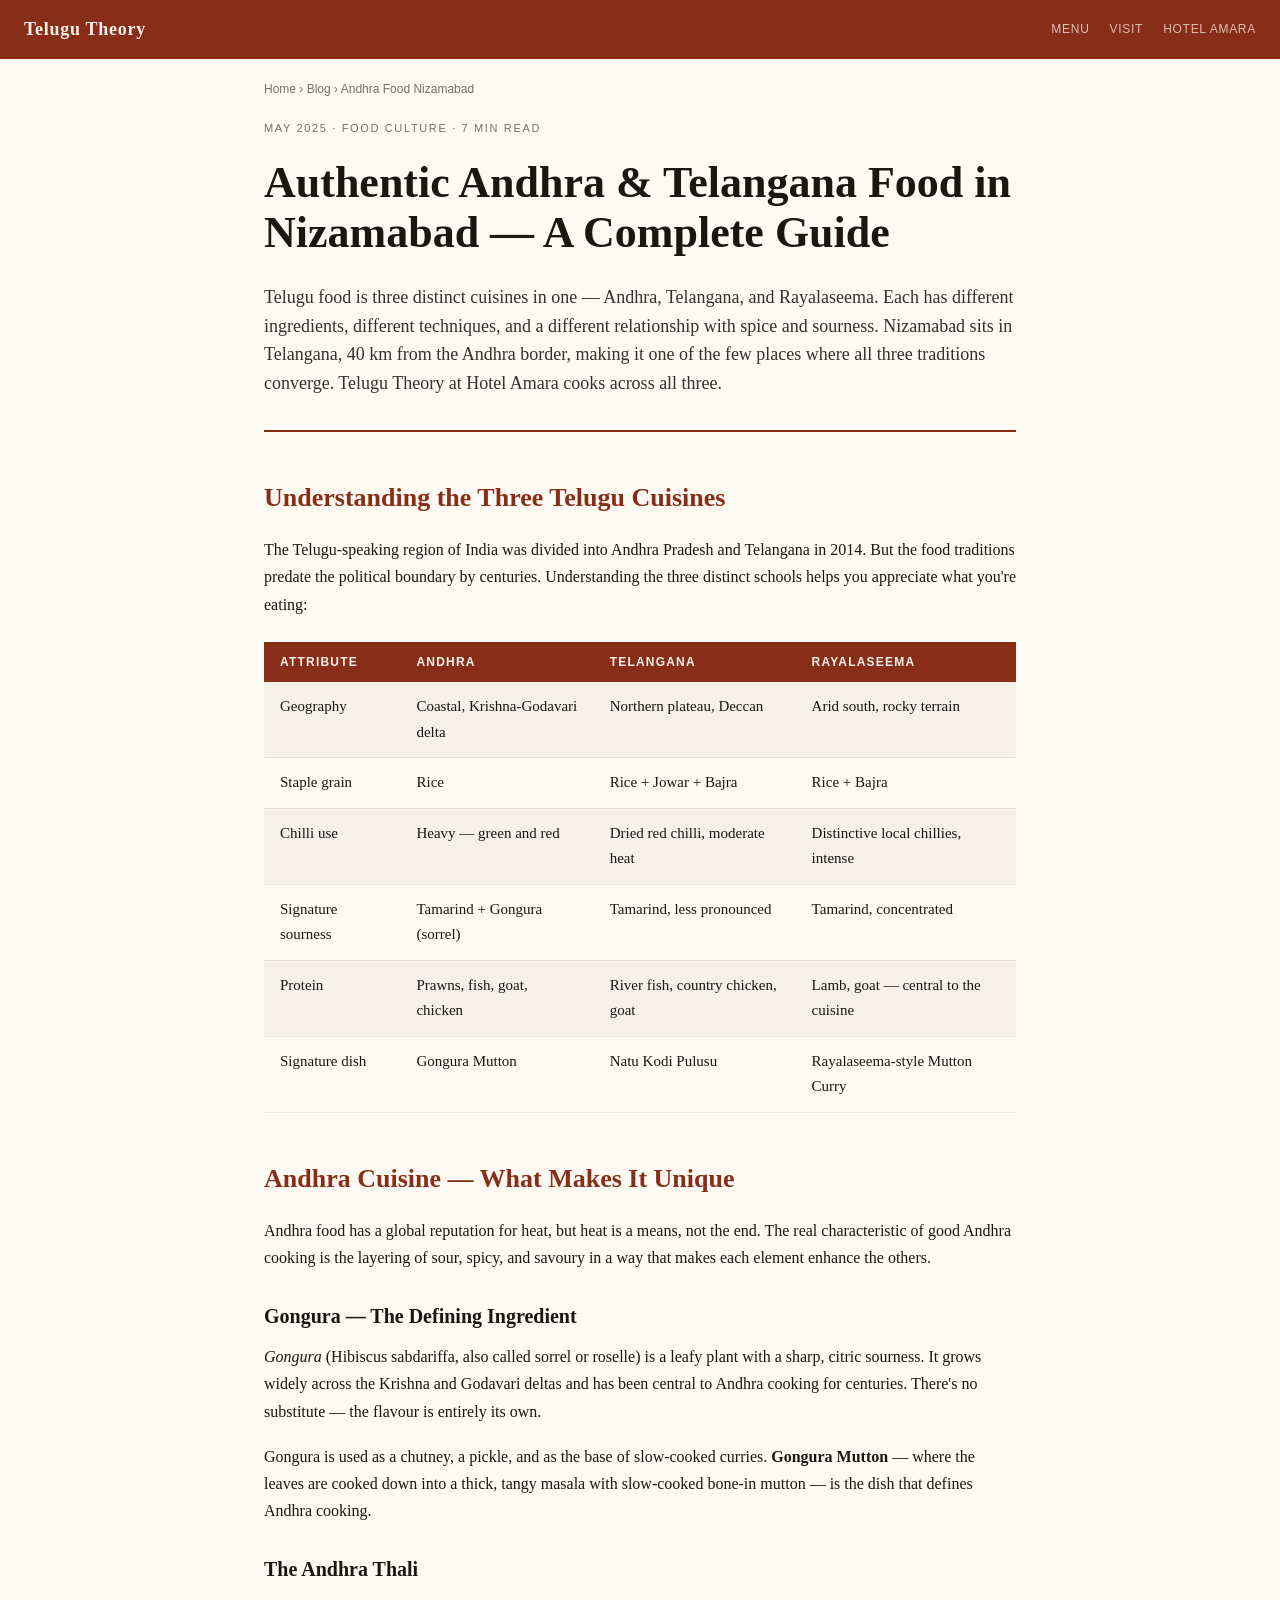
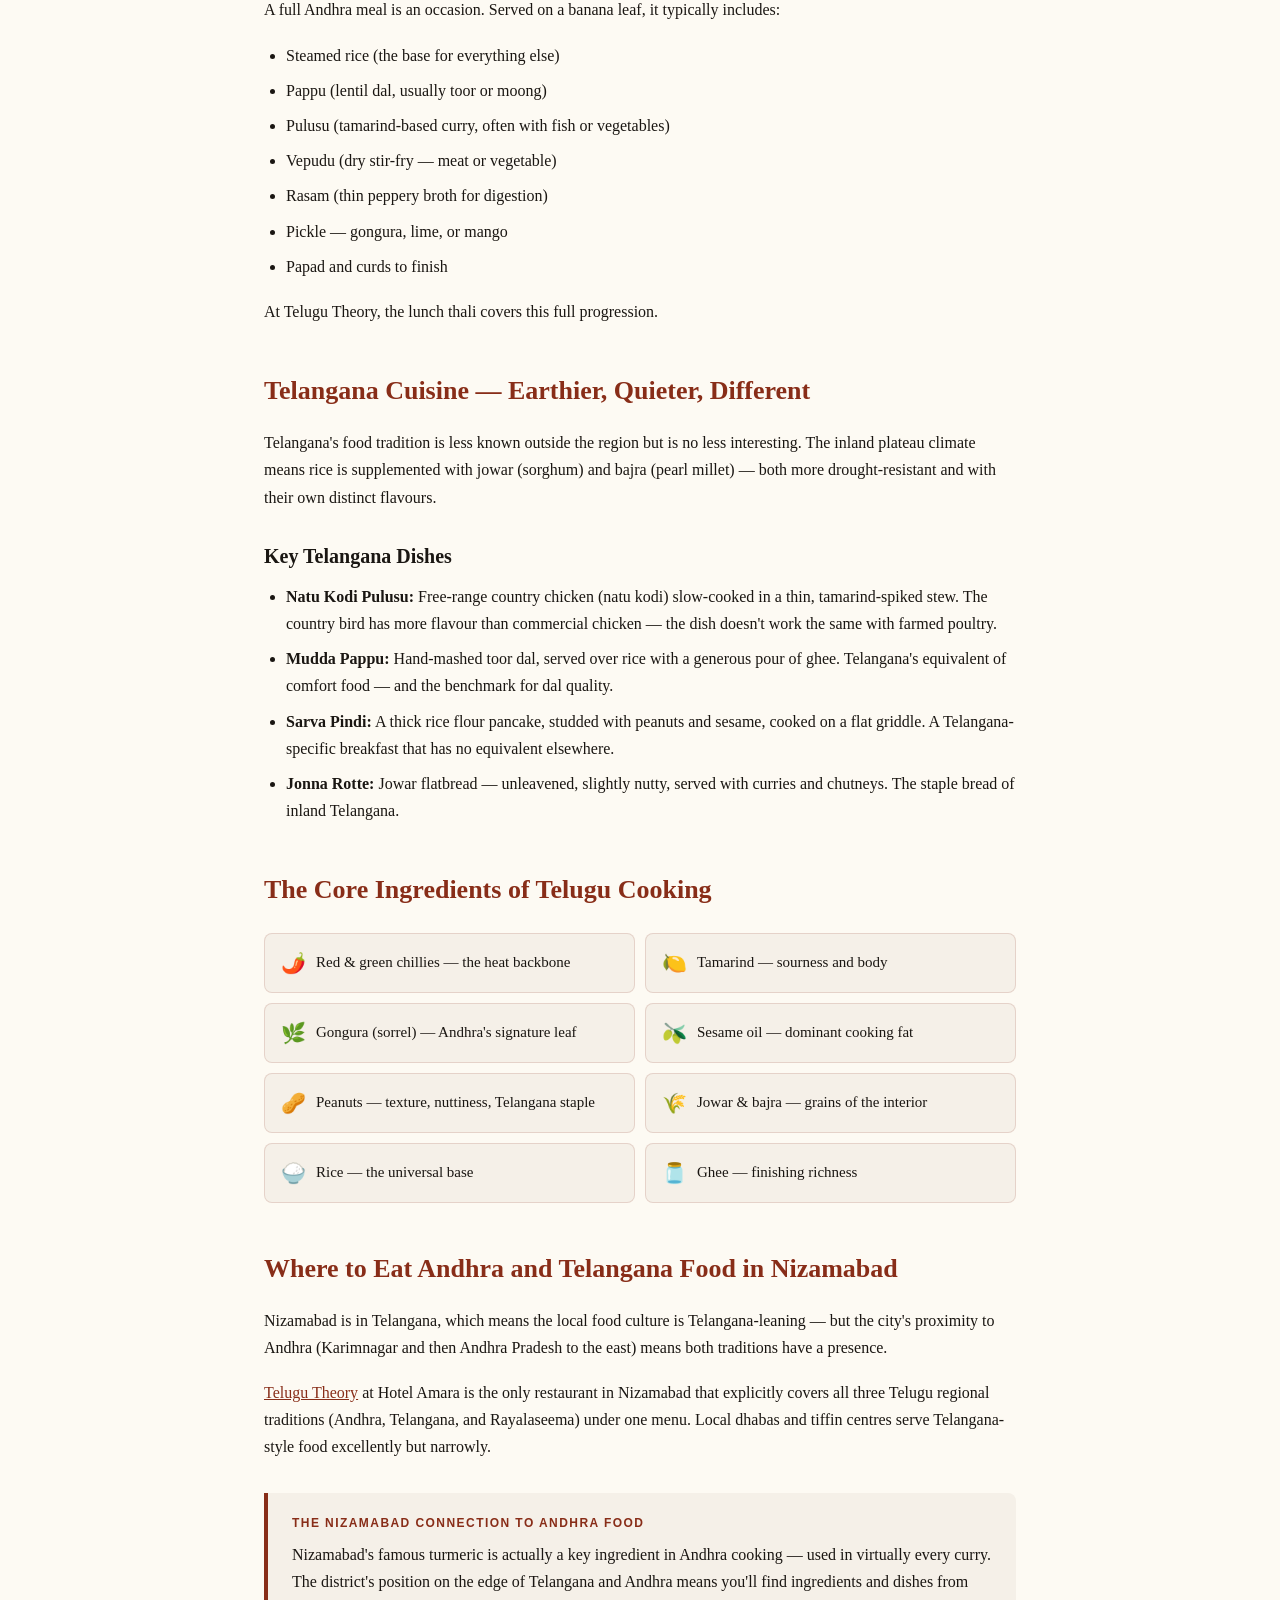
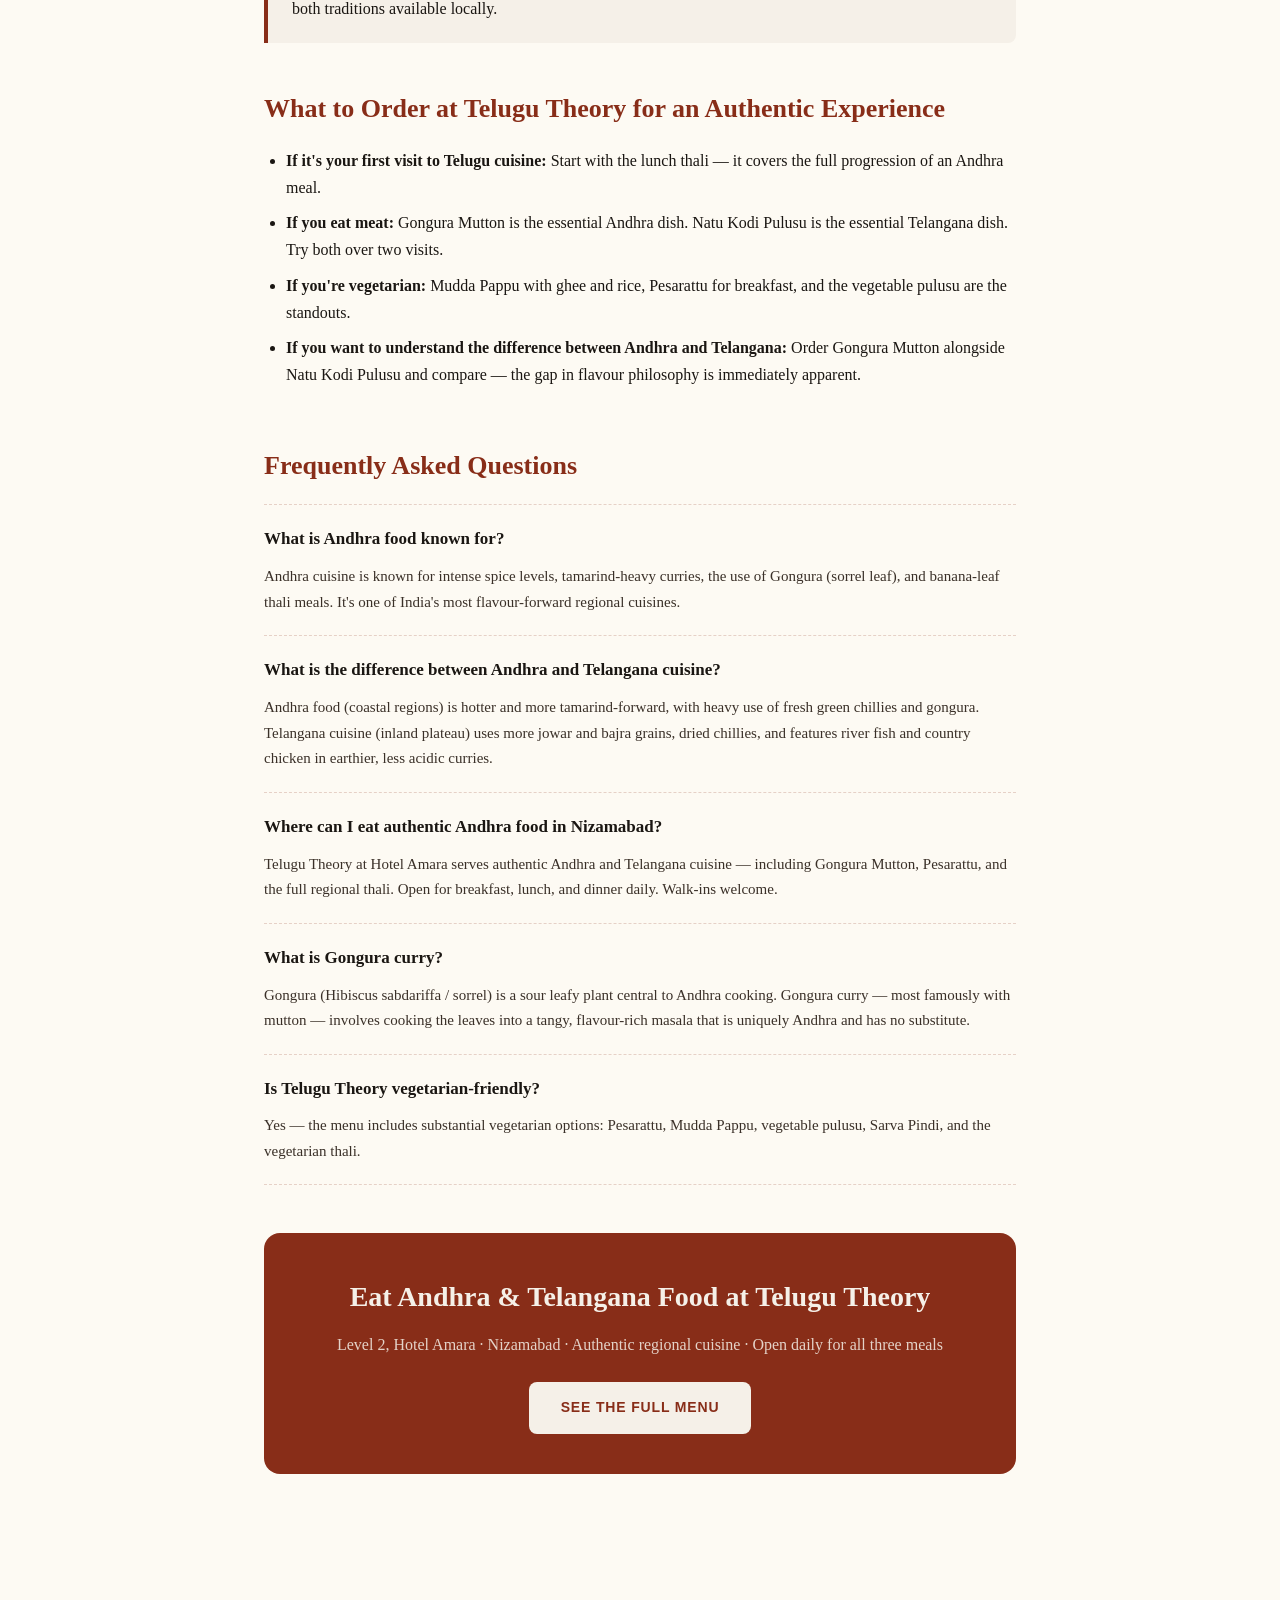
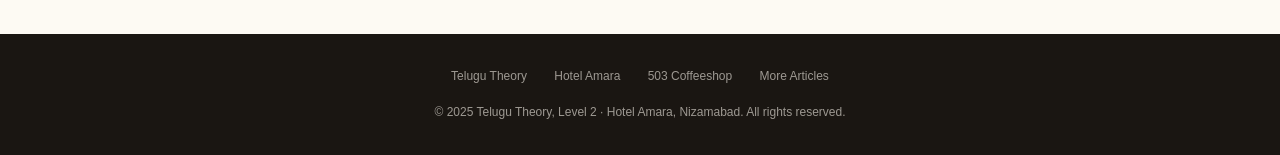
<file: blog/andhra-food-nizamabad.html>
<!DOCTYPE html>
<html lang="en">
<head>
  <meta charset="UTF-8"/>
  <meta name="viewport" content="width=device-width, initial-scale=1.0"/>
  <title>Authentic Andhra &amp; Telangana Food in Nizamabad — A Complete Guide | Telugu Theory</title>
  <meta name="description" content="Looking for authentic Andhra food in Nizamabad? Telugu Theory serves Andhra, Telangana, and Rayalaseema cuisine at Hotel Amara. Gongura Mutton, pesarattu, Natu Kodi Pulusu — open daily for all three meals."/>
  <link rel="canonical" href="https://telugu-theory.vercel.app/blog/andhra-food-nizamabad.html"/>
  <meta property="og:title" content="Authentic Andhra &amp; Telangana Food in Nizamabad — Telugu Theory"/>
  <meta property="og:description" content="A complete guide to Andhra and Telangana cuisine in Nizamabad. Telugu Theory at Hotel Amara covers all three regional Telugu food traditions."/>
  <meta property="og:url" content="https://telugu-theory.vercel.app/blog/andhra-food-nizamabad.html"/>
  <meta property="og:type" content="article"/>
  <meta name="twitter:card" content="summary_large_image"/>

  <script type="application/ld+json">
  {
    "@context": "https://schema.org",
    "@type": "BlogPosting",
    "headline": "Authentic Andhra and Telangana Food in Nizamabad — A Complete Guide",
    "description": "A guide to Andhra and Telangana cuisine in Nizamabad. Telugu Theory at Hotel Amara serves all three Telugu regional food traditions with authentic recipes and local ingredients.",
    "url": "https://telugu-theory.vercel.app/blog/andhra-food-nizamabad.html",
    "datePublished": "2025-05-01",
    "dateModified": "2025-05-01",
    "author": { "@type": "Organization", "name": "Telugu Theory" },
    "publisher": { "@type": "Organization", "name": "Telugu Theory", "url": "https://telugu-theory.vercel.app" },
    "about": [
      { "@type": "Thing", "name": "Andhra cuisine" },
      { "@type": "Thing", "name": "Telangana cuisine" }
    ]
  }
  </script>
  <script type="application/ld+json">
  {
    "@context": "https://schema.org",
    "@type": "FAQPage",
    "mainEntity": [
      {
        "@type": "Question",
        "name": "What is Andhra food known for?",
        "acceptedAnswer": { "@type": "Answer", "text": "Andhra cuisine is known for its intense spice levels, heavy use of red and green chillies, tamarind-based curries, and the distinctive Gongura (sorrel leaf) preparations. Andhra meals are typically served on a banana leaf with multiple rice accompaniments." }
      },
      {
        "@type": "Question",
        "name": "What is the difference between Andhra and Telangana food?",
        "acceptedAnswer": { "@type": "Answer", "text": "Andhra cuisine (coastal and Krishna-Godavari delta regions) is hotter and more tamarind-forward. Telangana cuisine (northern and inland) uses more jowar and bajra grains, dried chillies rather than fresh, and features river fish and rougher, earthier curries. Both are part of the broader Telugu food tradition." }
      },
      {
        "@type": "Question",
        "name": "Where can I eat authentic Andhra food in Nizamabad?",
        "acceptedAnswer": { "@type": "Answer", "text": "Telugu Theory at Hotel Amara serves authentic Andhra and Telangana cuisine in Nizamabad. Signature dishes include Gongura Mutton, Natu Kodi Pulusu, pesarattu, and Mudda Pappu. Open for breakfast, lunch, and dinner daily." }
      },
      {
        "@type": "Question",
        "name": "What is Gongura curry?",
        "acceptedAnswer": { "@type": "Answer", "text": "Gongura (Hibiscus sabdariffa, also called sorrel or roselle) is a leafy plant with a sharp, sour flavour that defines Andhra cooking. Gongura curry is typically made with mutton or prawns — the leaves are cooked down into a tangy, deeply flavoured masala that is uniquely Andhra." }
      }
    ]
  }
  </script>

  <style>
    *, *::before, *::after { box-sizing: border-box; margin: 0; padding: 0; }
    :root { --red: #882d18; --cream: #f5f0e8; --cream-light: #fdfaf3; --ink: #1a1612; --ink-soft: #3a3028; --ink-muted: #7a6e60; --red-dark: #6b1f10; }
    body { background: var(--cream-light); color: var(--ink); font-family: Georgia, 'Times New Roman', serif; line-height: 1.7; }
    a { color: var(--red); } a:hover { color: var(--red-dark); }
    .site-nav { background: var(--red); padding: 14px 24px; display: flex; align-items: center; justify-content: space-between; position: sticky; top: 0; z-index: 10; }
    .site-nav .logo { color: var(--cream); font-size: 18px; font-weight: bold; text-decoration: none; letter-spacing: 0.04em; }
    .site-nav .nav-links { display: flex; gap: 20px; }
    .site-nav .nav-links a { color: rgba(245,240,232,0.75); font-family: Arial, sans-serif; font-size: 12px; text-decoration: none; letter-spacing: 0.06em; text-transform: uppercase; }
    .site-nav .nav-links a:hover { color: var(--cream); }
    .breadcrumb { max-width: 800px; margin: 20px auto; padding: 0 24px; font-family: Arial, sans-serif; font-size: 12px; color: var(--ink-muted); }
    .breadcrumb a { color: var(--ink-muted); text-decoration: none; }
    article { max-width: 800px; margin: 0 auto; padding: 0 24px 80px; }
    .post-meta { font-family: Arial, sans-serif; font-size: 11px; color: var(--ink-muted); text-transform: uppercase; letter-spacing: 0.15em; margin-bottom: 20px; }
    h1 { font-size: clamp(28px, 5vw, 44px); line-height: 1.15; margin-bottom: 24px; }
    .lead { font-size: 18px; line-height: 1.6; color: var(--ink-soft); margin-bottom: 40px; padding-bottom: 32px; border-bottom: 2px solid var(--red); }
    h2 { font-size: 26px; margin: 44px 0 16px; color: var(--red); }
    h3 { font-size: 20px; margin: 28px 0 10px; }
    p { margin-bottom: 18px; font-size: 16px; }
    ul, ol { margin: 0 0 18px 22px; font-size: 16px; }
    li { margin-bottom: 8px; }
    .callout { background: var(--cream); border-left: 4px solid var(--red); padding: 20px 24px; border-radius: 0 8px 8px 0; margin: 32px 0; }
    .callout strong { display: block; font-size: 12px; text-transform: uppercase; letter-spacing: 0.12em; color: var(--red); margin-bottom: 8px; font-family: Arial, sans-serif; }
    .comparison-table { width: 100%; border-collapse: collapse; margin: 24px 0; font-size: 15px; }
    .comparison-table th { background: var(--red); color: var(--cream); font-family: Arial, sans-serif; font-size: 12px; text-transform: uppercase; letter-spacing: 0.1em; padding: 10px 16px; text-align: left; }
    .comparison-table td { padding: 12px 16px; border-bottom: 1px solid rgba(136,45,24,0.1); vertical-align: top; }
    .comparison-table tr:nth-child(even) td { background: var(--cream); }
    .ingredient-list { display: grid; grid-template-columns: 1fr 1fr; gap: 10px; margin: 20px 0; }
    @media (max-width: 600px) { .ingredient-list { grid-template-columns: 1fr; } }
    .ingredient-item { background: var(--cream); border: 1px solid rgba(136,45,24,0.15); border-radius: 8px; padding: 12px 16px; display: flex; align-items: center; gap: 10px; font-size: 15px; }
    .ingredient-item .emoji { font-size: 20px; }
    .faq-section { margin-top: 56px; }
    .faq-item { border-top: 1.5px dashed rgba(136,45,24,0.2); padding: 20px 0; }
    .faq-item:last-child { border-bottom: 1.5px dashed rgba(136,45,24,0.2); }
    .faq-q { font-weight: bold; font-size: 17px; margin-bottom: 10px; }
    .faq-a { color: var(--ink-soft); font-size: 15px; }
    .cta-block { background: var(--red); color: var(--cream); padding: 40px 36px; border-radius: 16px; text-align: center; margin: 48px 0 0; }
    .cta-block h2 { color: var(--cream); margin: 0 0 10px; font-size: 28px; }
    .cta-block p { color: rgba(245,240,232,0.85); margin-bottom: 24px; }
    .cta-btn { display: inline-block; background: var(--cream); color: var(--red); font-family: Arial, sans-serif; font-weight: bold; font-size: 14px; padding: 14px 32px; border-radius: 8px; text-decoration: none; letter-spacing: 0.06em; text-transform: uppercase; }
    .site-footer { background: var(--ink); color: rgba(245,240,232,0.6); text-align: center; padding: 32px 24px; font-family: Arial, sans-serif; font-size: 12px; margin-top: 80px; }
    .site-footer a { color: rgba(245,240,232,0.6); margin: 0 12px; text-decoration: none; }
    .site-footer .footer-links { margin-bottom: 16px; }
  </style>
</head>
<body>

<nav class="site-nav">
  <a href="https://telugu-theory.vercel.app" class="logo">Telugu Theory</a>
  <div class="nav-links">
    <a href="https://telugu-theory.vercel.app/#menu">Menu</a>
    <a href="https://telugu-theory.vercel.app/#visit">Visit</a>
    <a href="https://amara-hotel.vercel.app">Hotel Amara</a>
  </div>
</nav>

<div class="breadcrumb">
  <a href="https://telugu-theory.vercel.app">Home</a> › <a href="https://telugu-theory.vercel.app/blog/">Blog</a> › Andhra Food Nizamabad
</div>

<article>
  <div class="post-meta">May 2025 · Food Culture · 7 min read</div>

  <h1>Authentic Andhra &amp; Telangana Food in Nizamabad — A Complete Guide</h1>

  <p class="lead">
    Telugu food is three distinct cuisines in one — Andhra, Telangana, and Rayalaseema. Each has different ingredients, different techniques, and a different relationship with spice and sourness. Nizamabad sits in Telangana, 40 km from the Andhra border, making it one of the few places where all three traditions converge. Telugu Theory at Hotel Amara cooks across all three.
  </p>

  <h2>Understanding the Three Telugu Cuisines</h2>
  <p>
    The Telugu-speaking region of India was divided into Andhra Pradesh and Telangana in 2014. But the food traditions predate the political boundary by centuries. Understanding the three distinct schools helps you appreciate what you're eating:
  </p>

  <table class="comparison-table">
    <tr>
      <th>Attribute</th>
      <th>Andhra</th>
      <th>Telangana</th>
      <th>Rayalaseema</th>
    </tr>
    <tr>
      <td>Geography</td>
      <td>Coastal, Krishna-Godavari delta</td>
      <td>Northern plateau, Deccan</td>
      <td>Arid south, rocky terrain</td>
    </tr>
    <tr>
      <td>Staple grain</td>
      <td>Rice</td>
      <td>Rice + Jowar + Bajra</td>
      <td>Rice + Bajra</td>
    </tr>
    <tr>
      <td>Chilli use</td>
      <td>Heavy — green and red</td>
      <td>Dried red chilli, moderate heat</td>
      <td>Distinctive local chillies, intense</td>
    </tr>
    <tr>
      <td>Signature sourness</td>
      <td>Tamarind + Gongura (sorrel)</td>
      <td>Tamarind, less pronounced</td>
      <td>Tamarind, concentrated</td>
    </tr>
    <tr>
      <td>Protein</td>
      <td>Prawns, fish, goat, chicken</td>
      <td>River fish, country chicken, goat</td>
      <td>Lamb, goat — central to the cuisine</td>
    </tr>
    <tr>
      <td>Signature dish</td>
      <td>Gongura Mutton</td>
      <td>Natu Kodi Pulusu</td>
      <td>Rayalaseema-style Mutton Curry</td>
    </tr>
  </table>

  <h2>Andhra Cuisine — What Makes It Unique</h2>
  <p>
    Andhra food has a global reputation for heat, but heat is a means, not the end. The real characteristic of good Andhra cooking is the layering of sour, spicy, and savoury in a way that makes each element enhance the others.
  </p>

  <h3>Gongura — The Defining Ingredient</h3>
  <p>
    <em>Gongura</em> (Hibiscus sabdariffa, also called sorrel or roselle) is a leafy plant with a sharp, citric sourness. It grows widely across the Krishna and Godavari deltas and has been central to Andhra cooking for centuries. There's no substitute — the flavour is entirely its own.
  </p>
  <p>
    Gongura is used as a chutney, a pickle, and as the base of slow-cooked curries. <strong>Gongura Mutton</strong> — where the leaves are cooked down into a thick, tangy masala with slow-cooked bone-in mutton — is the dish that defines Andhra cooking.
  </p>

  <h3>The Andhra Thali</h3>
  <p>
    A full Andhra meal is an occasion. Served on a banana leaf, it typically includes:
  </p>
  <ul>
    <li>Steamed rice (the base for everything else)</li>
    <li>Pappu (lentil dal, usually toor or moong)</li>
    <li>Pulusu (tamarind-based curry, often with fish or vegetables)</li>
    <li>Vepudu (dry stir-fry — meat or vegetable)</li>
    <li>Rasam (thin peppery broth for digestion)</li>
    <li>Pickle — gongura, lime, or mango</li>
    <li>Papad and curds to finish</li>
  </ul>
  <p>
    At Telugu Theory, the lunch thali covers this full progression.
  </p>

  <h2>Telangana Cuisine — Earthier, Quieter, Different</h2>
  <p>
    Telangana's food tradition is less known outside the region but is no less interesting. The inland plateau climate means rice is supplemented with jowar (sorghum) and bajra (pearl millet) — both more drought-resistant and with their own distinct flavours.
  </p>

  <h3>Key Telangana Dishes</h3>
  <ul>
    <li><strong>Natu Kodi Pulusu:</strong> Free-range country chicken (natu kodi) slow-cooked in a thin, tamarind-spiked stew. The country bird has more flavour than commercial chicken — the dish doesn't work the same with farmed poultry.</li>
    <li><strong>Mudda Pappu:</strong> Hand-mashed toor dal, served over rice with a generous pour of ghee. Telangana's equivalent of comfort food — and the benchmark for dal quality.</li>
    <li><strong>Sarva Pindi:</strong> A thick rice flour pancake, studded with peanuts and sesame, cooked on a flat griddle. A Telangana-specific breakfast that has no equivalent elsewhere.</li>
    <li><strong>Jonna Rotte:</strong> Jowar flatbread — unleavened, slightly nutty, served with curries and chutneys. The staple bread of inland Telangana.</li>
  </ul>

  <h2>The Core Ingredients of Telugu Cooking</h2>

  <div class="ingredient-list">
    <div class="ingredient-item"><span class="emoji">🌶️</span> Red &amp; green chillies — the heat backbone</div>
    <div class="ingredient-item"><span class="emoji">🍋</span> Tamarind — sourness and body</div>
    <div class="ingredient-item"><span class="emoji">🌿</span> Gongura (sorrel) — Andhra's signature leaf</div>
    <div class="ingredient-item"><span class="emoji">🫒</span> Sesame oil — dominant cooking fat</div>
    <div class="ingredient-item"><span class="emoji">🥜</span> Peanuts — texture, nuttiness, Telangana staple</div>
    <div class="ingredient-item"><span class="emoji">🌾</span> Jowar &amp; bajra — grains of the interior</div>
    <div class="ingredient-item"><span class="emoji">🍚</span> Rice — the universal base</div>
    <div class="ingredient-item"><span class="emoji">🫙</span> Ghee — finishing richness</div>
  </div>

  <h2>Where to Eat Andhra and Telangana Food in Nizamabad</h2>
  <p>
    Nizamabad is in Telangana, which means the local food culture is Telangana-leaning — but the city's proximity to Andhra (Karimnagar and then Andhra Pradesh to the east) means both traditions have a presence.
  </p>
  <p>
    <a href="https://telugu-theory.vercel.app">Telugu Theory</a> at Hotel Amara is the only restaurant in Nizamabad that explicitly covers all three Telugu regional traditions (Andhra, Telangana, and Rayalaseema) under one menu. Local dhabas and tiffin centres serve Telangana-style food excellently but narrowly.
  </p>

  <div class="callout">
    <strong>The Nizamabad Connection to Andhra Food</strong>
    Nizamabad's famous turmeric is actually a key ingredient in Andhra cooking — used in virtually every curry. The district's position on the edge of Telangana and Andhra means you'll find ingredients and dishes from both traditions available locally.
  </div>

  <h2>What to Order at Telugu Theory for an Authentic Experience</h2>
  <ul>
    <li><strong>If it's your first visit to Telugu cuisine:</strong> Start with the lunch thali — it covers the full progression of an Andhra meal.</li>
    <li><strong>If you eat meat:</strong> Gongura Mutton is the essential Andhra dish. Natu Kodi Pulusu is the essential Telangana dish. Try both over two visits.</li>
    <li><strong>If you're vegetarian:</strong> Mudda Pappu with ghee and rice, Pesarattu for breakfast, and the vegetable pulusu are the standouts.</li>
    <li><strong>If you want to understand the difference between Andhra and Telangana:</strong> Order Gongura Mutton alongside Natu Kodi Pulusu and compare — the gap in flavour philosophy is immediately apparent.</li>
  </ul>

  <div class="faq-section">
    <h2>Frequently Asked Questions</h2>

    <div class="faq-item">
      <div class="faq-q">What is Andhra food known for?</div>
      <div class="faq-a">Andhra cuisine is known for intense spice levels, tamarind-heavy curries, the use of Gongura (sorrel leaf), and banana-leaf thali meals. It's one of India's most flavour-forward regional cuisines.</div>
    </div>

    <div class="faq-item">
      <div class="faq-q">What is the difference between Andhra and Telangana cuisine?</div>
      <div class="faq-a">Andhra food (coastal regions) is hotter and more tamarind-forward, with heavy use of fresh green chillies and gongura. Telangana cuisine (inland plateau) uses more jowar and bajra grains, dried chillies, and features river fish and country chicken in earthier, less acidic curries.</div>
    </div>

    <div class="faq-item">
      <div class="faq-q">Where can I eat authentic Andhra food in Nizamabad?</div>
      <div class="faq-a">Telugu Theory at Hotel Amara serves authentic Andhra and Telangana cuisine — including Gongura Mutton, Pesarattu, and the full regional thali. Open for breakfast, lunch, and dinner daily. Walk-ins welcome.</div>
    </div>

    <div class="faq-item">
      <div class="faq-q">What is Gongura curry?</div>
      <div class="faq-a">Gongura (Hibiscus sabdariffa / sorrel) is a sour leafy plant central to Andhra cooking. Gongura curry — most famously with mutton — involves cooking the leaves into a tangy, flavour-rich masala that is uniquely Andhra and has no substitute.</div>
    </div>

    <div class="faq-item">
      <div class="faq-q">Is Telugu Theory vegetarian-friendly?</div>
      <div class="faq-a">Yes — the menu includes substantial vegetarian options: Pesarattu, Mudda Pappu, vegetable pulusu, Sarva Pindi, and the vegetarian thali.</div>
    </div>
  </div>

  <div class="cta-block">
    <h2>Eat Andhra &amp; Telangana Food at Telugu Theory</h2>
    <p>Level 2, Hotel Amara · Nizamabad · Authentic regional cuisine · Open daily for all three meals</p>
    <a href="https://telugu-theory.vercel.app/#menu" class="cta-btn">See the Full Menu</a>
  </div>
</article>

<footer class="site-footer">
  <div class="footer-links">
    <a href="https://telugu-theory.vercel.app">Telugu Theory</a>
    <a href="https://amara-hotel.vercel.app">Hotel Amara</a>
    <a href="https://five-zero-three.vercel.app">503 Coffeeshop</a>
    <a href="https://telugu-theory.vercel.app/blog/">More Articles</a>
  </div>
  <div>© 2025 Telugu Theory, Level 2 · Hotel Amara, Nizamabad. All rights reserved.</div>
</footer>

</body>
</html>
</file>
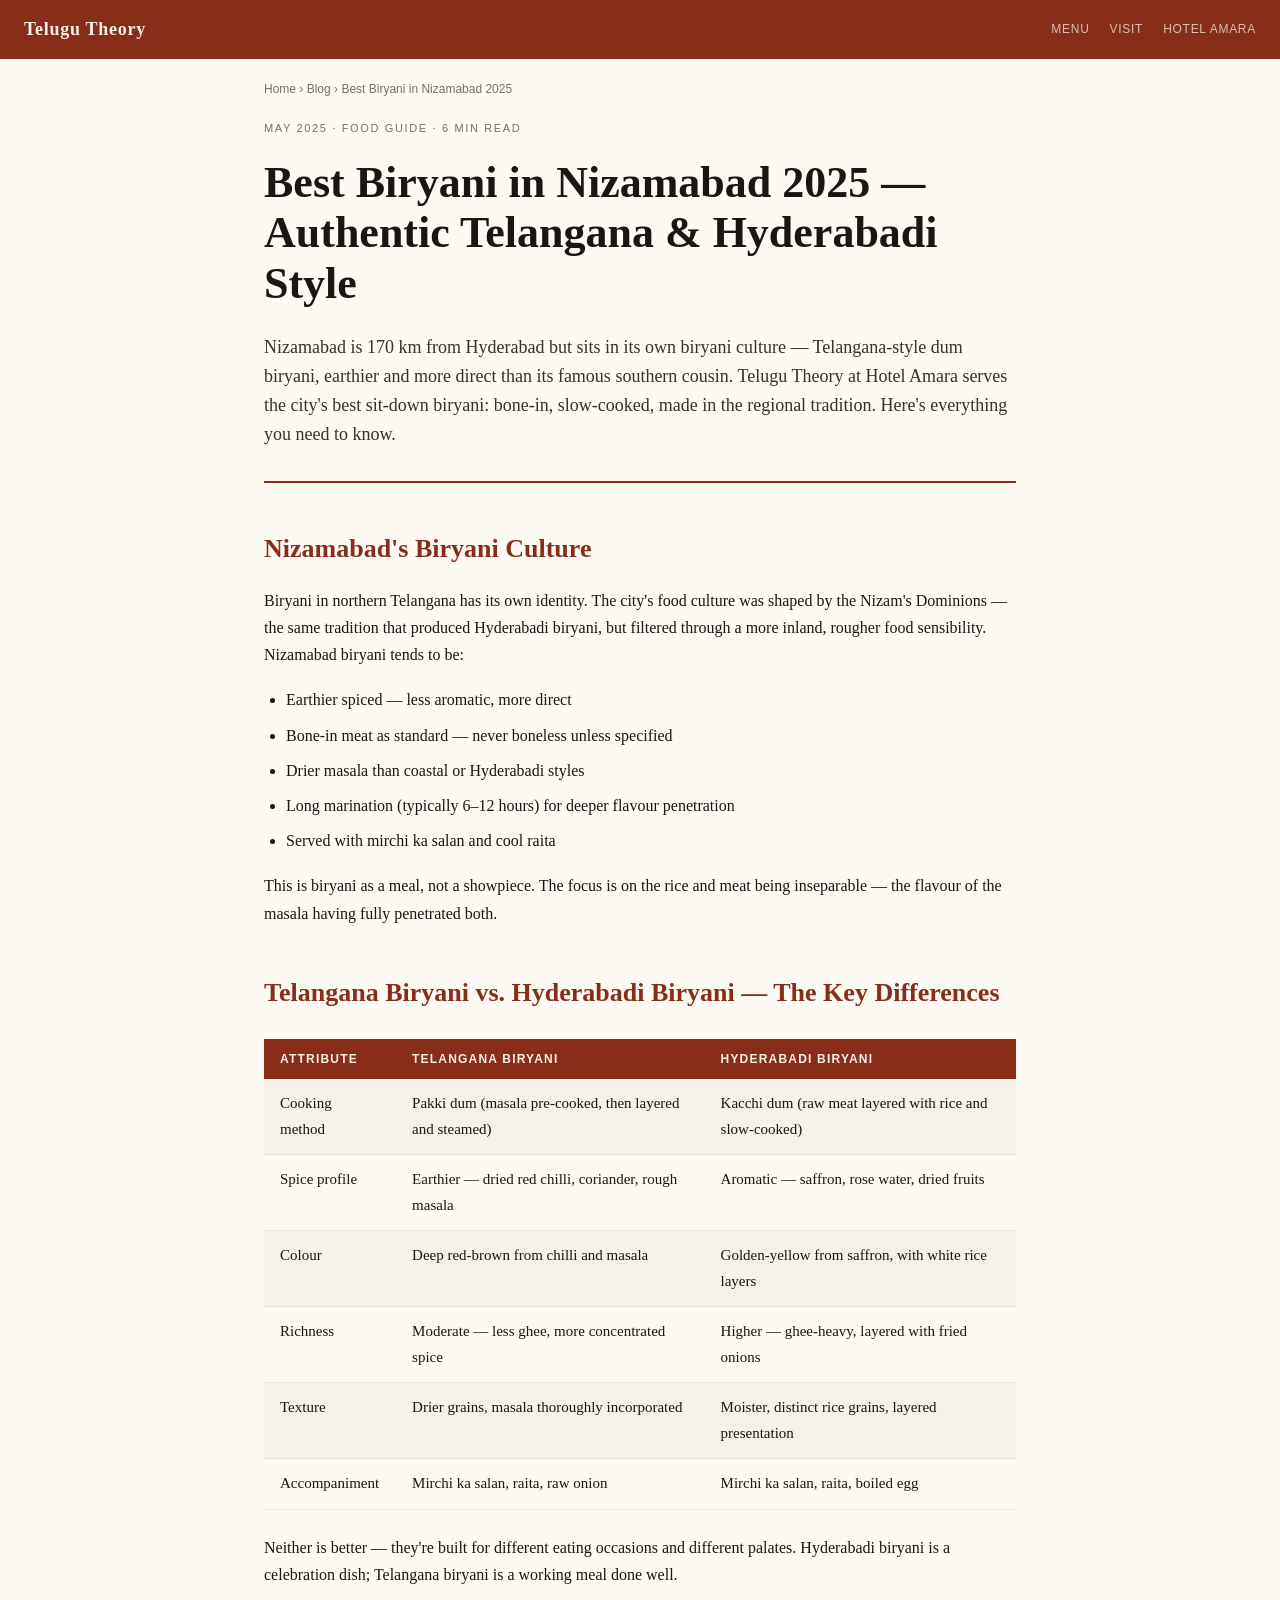
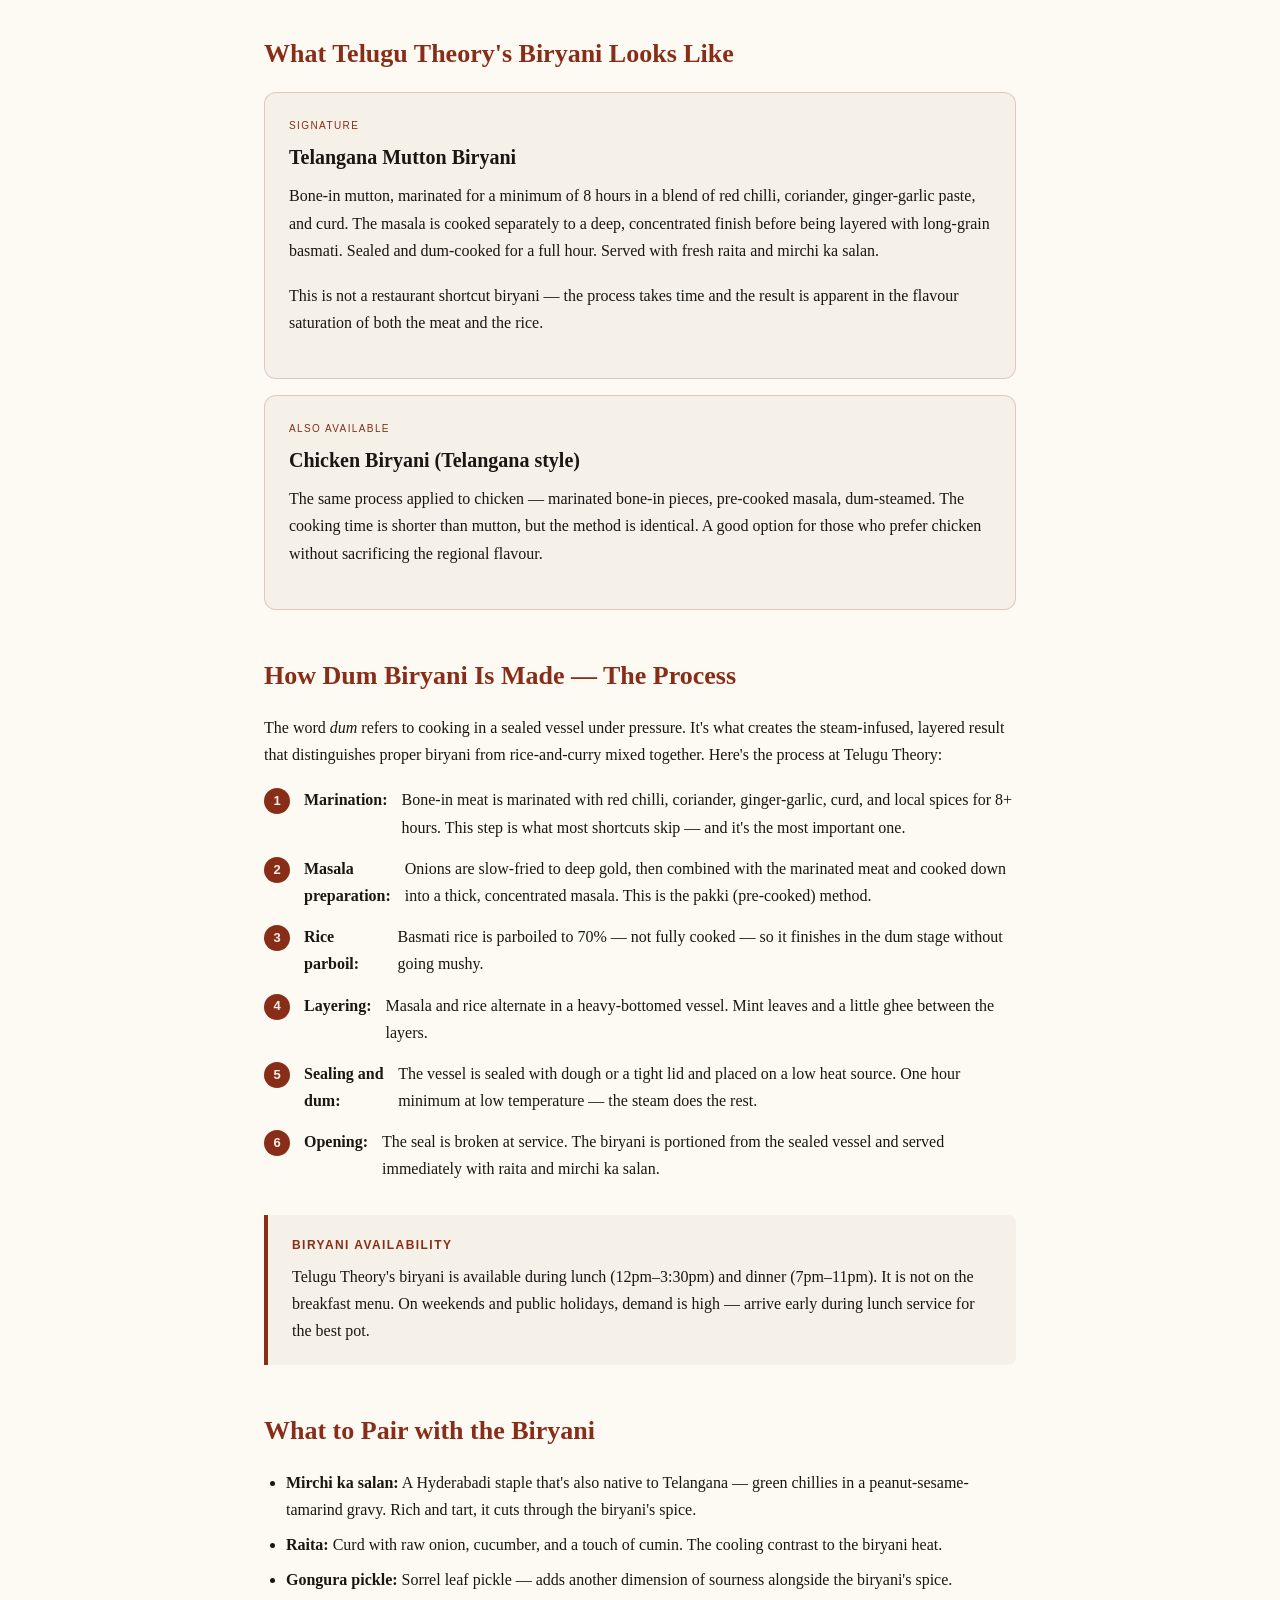
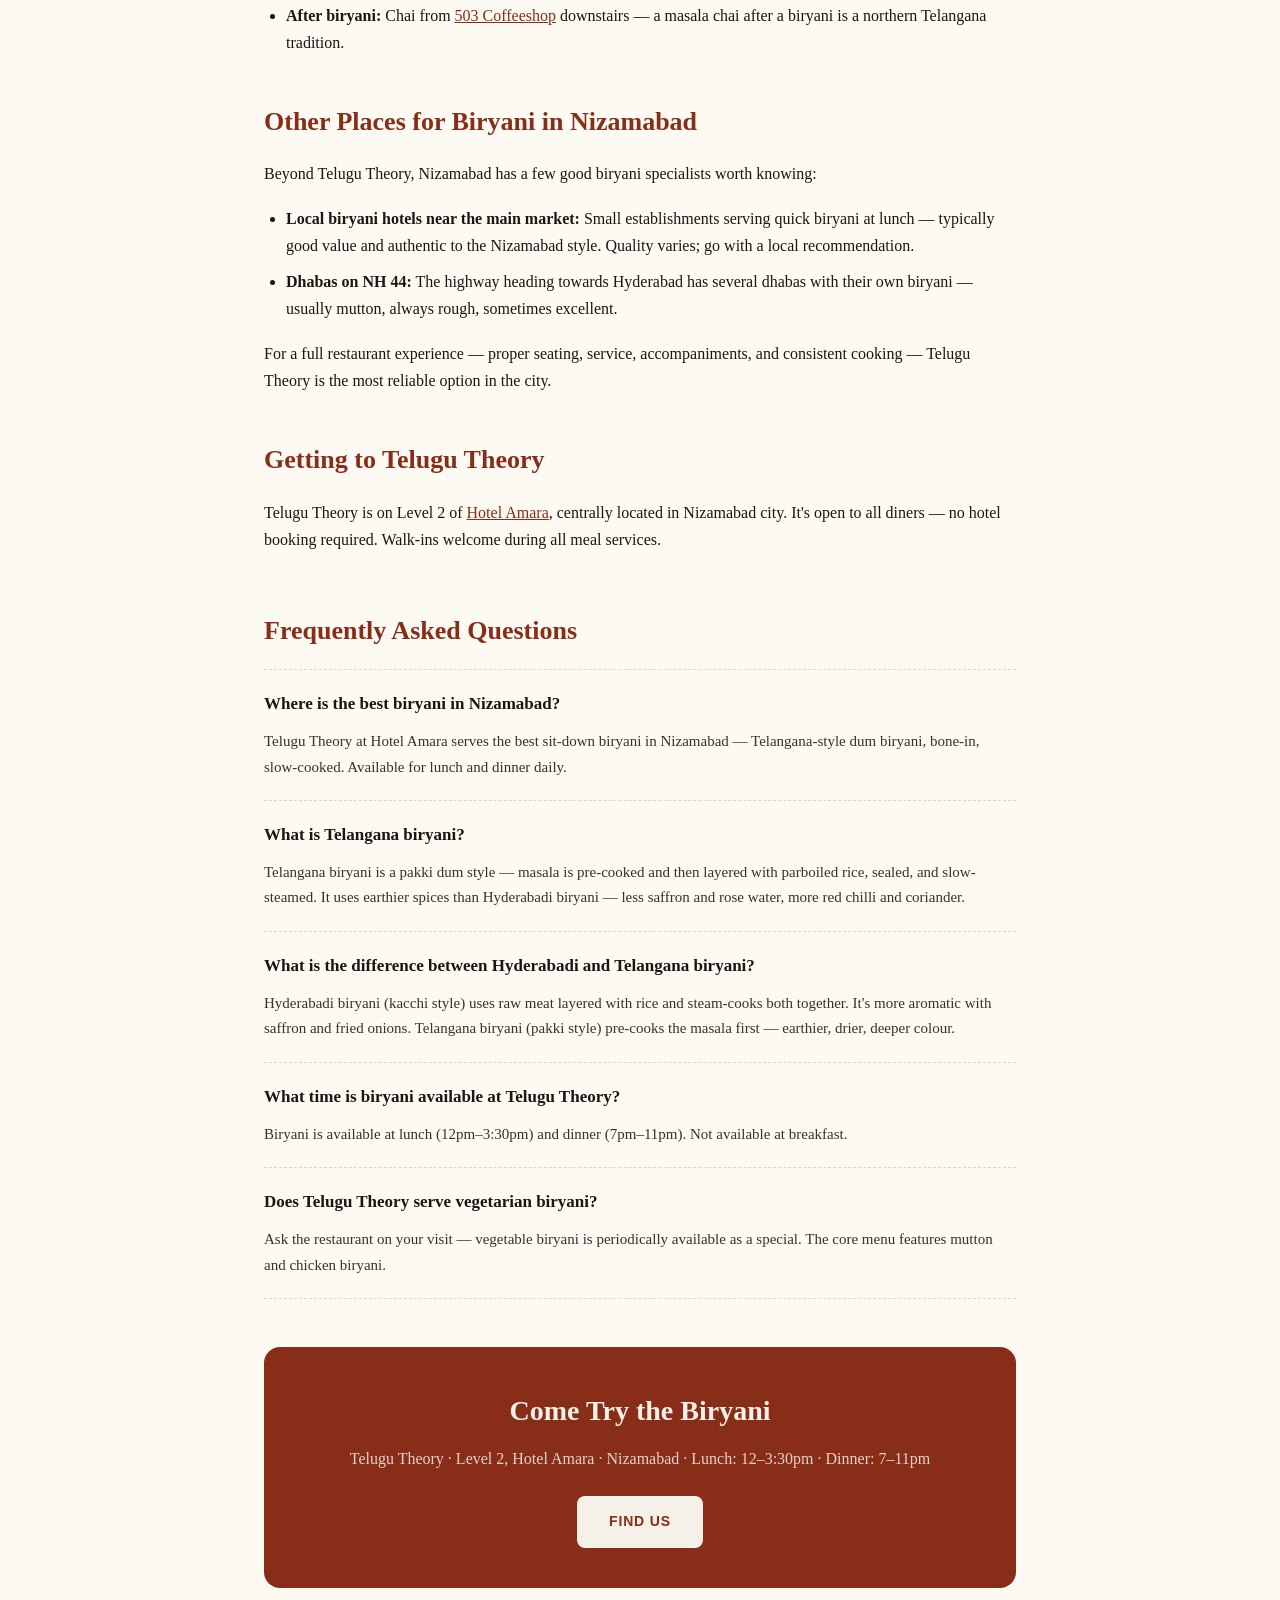
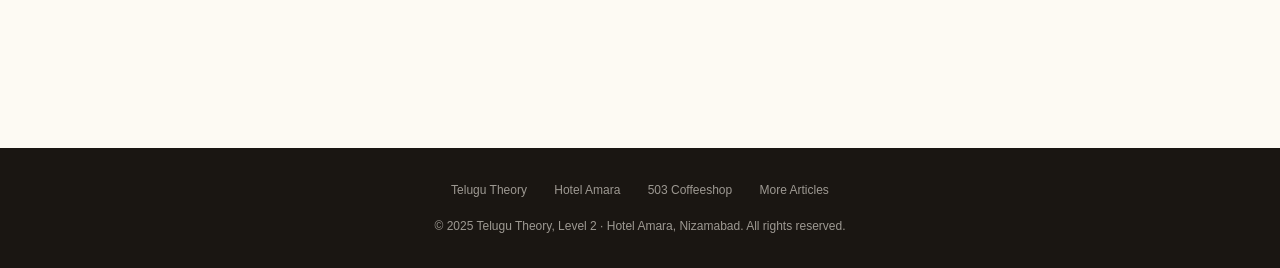
<file: blog/best-biryani-nizamabad.html>
<!DOCTYPE html>
<html lang="en">
<head>
  <meta charset="UTF-8"/>
  <meta name="viewport" content="width=device-width, initial-scale=1.0"/>
  <title>Best Biryani in Nizamabad 2025 — Authentic Telangana &amp; Hyderabadi Biryani | Telugu Theory</title>
  <meta name="description" content="Where to find the best biryani in Nizamabad? Telugu Theory at Hotel Amara serves authentic Telangana-style dum biryani — slow-cooked, bone-in, flavourful. Open for lunch and dinner daily."/>
  <link rel="canonical" href="https://telugu-theory.vercel.app/blog/best-biryani-nizamabad.html"/>
  <meta property="og:title" content="Best Biryani in Nizamabad 2025 — Telugu Theory"/>
  <meta property="og:description" content="Searching for the best biryani in Nizamabad? Telugu Theory serves Telangana-style dum biryani — authentic, flavourful, bone-in. Open for lunch and dinner at Hotel Amara."/>
  <meta property="og:url" content="https://telugu-theory.vercel.app/blog/best-biryani-nizamabad.html"/>
  <meta property="og:type" content="article"/>
  <meta name="twitter:card" content="summary_large_image"/>

  <script type="application/ld+json">
  {
    "@context": "https://schema.org",
    "@type": "BlogPosting",
    "headline": "Best Biryani in Nizamabad 2025 — Authentic Telangana and Hyderabadi Biryani",
    "description": "A guide to the best biryani in Nizamabad. Telugu Theory at Hotel Amara serves authentic Telangana-style dum biryani — bone-in, slow-cooked, spiced in the regional tradition.",
    "url": "https://telugu-theory.vercel.app/blog/best-biryani-nizamabad.html",
    "datePublished": "2025-05-01",
    "dateModified": "2025-05-01",
    "author": { "@type": "Organization", "name": "Telugu Theory" },
    "publisher": { "@type": "Organization", "name": "Telugu Theory", "url": "https://telugu-theory.vercel.app" }
  }
  </script>
  <script type="application/ld+json">
  {
    "@context": "https://schema.org",
    "@type": "FAQPage",
    "mainEntity": [
      {
        "@type": "Question",
        "name": "Where is the best biryani in Nizamabad?",
        "acceptedAnswer": { "@type": "Answer", "text": "Telugu Theory at Hotel Amara serves the best sit-down biryani in Nizamabad — Telangana-style dum biryani, bone-in, slow-cooked. Available for lunch and dinner daily." }
      },
      {
        "@type": "Question",
        "name": "What is Telangana biryani?",
        "acceptedAnswer": { "@type": "Answer", "text": "Telangana biryani is a style of dum-cooked biryani distinct from Hyderabadi biryani. It uses earthier spices, a drier masala, and tends to be served with mirchi ka salan and raita. The meat is usually bone-in and marinated longer." }
      },
      {
        "@type": "Question",
        "name": "What is the difference between Hyderabadi and Telangana biryani?",
        "acceptedAnswer": { "@type": "Answer", "text": "Hyderabadi biryani (kacchi style) uses raw marinated meat layered with rice and steam-cooked. It is more aromatic with saffron and rose water. Telangana biryani uses a pre-cooked masala (pakki style), earthier spices, less floral notes, and a deeper colour." }
      },
      {
        "@type": "Question",
        "name": "What biryani varieties does Telugu Theory serve?",
        "acceptedAnswer": { "@type": "Answer", "text": "Telugu Theory serves Telangana-style mutton and chicken biryani as the core offering. The biryani is dum-cooked and available during lunch and dinner service." }
      }
    ]
  }
  </script>

  <style>
    *, *::before, *::after { box-sizing: border-box; margin: 0; padding: 0; }
    :root { --red: #882d18; --cream: #f5f0e8; --cream-light: #fdfaf3; --ink: #1a1612; --ink-soft: #3a3028; --ink-muted: #7a6e60; --red-dark: #6b1f10; }
    body { background: var(--cream-light); color: var(--ink); font-family: Georgia, 'Times New Roman', serif; line-height: 1.7; }
    a { color: var(--red); } a:hover { color: var(--red-dark); }
    .site-nav { background: var(--red); padding: 14px 24px; display: flex; align-items: center; justify-content: space-between; position: sticky; top: 0; z-index: 10; }
    .site-nav .logo { color: var(--cream); font-size: 18px; font-weight: bold; text-decoration: none; letter-spacing: 0.04em; }
    .site-nav .nav-links { display: flex; gap: 20px; }
    .site-nav .nav-links a { color: rgba(245,240,232,0.75); font-family: Arial, sans-serif; font-size: 12px; text-decoration: none; letter-spacing: 0.06em; text-transform: uppercase; }
    .site-nav .nav-links a:hover { color: var(--cream); }
    .breadcrumb { max-width: 800px; margin: 20px auto; padding: 0 24px; font-family: Arial, sans-serif; font-size: 12px; color: var(--ink-muted); }
    .breadcrumb a { color: var(--ink-muted); text-decoration: none; }
    article { max-width: 800px; margin: 0 auto; padding: 0 24px 80px; }
    .post-meta { font-family: Arial, sans-serif; font-size: 11px; color: var(--ink-muted); text-transform: uppercase; letter-spacing: 0.15em; margin-bottom: 20px; }
    h1 { font-size: clamp(28px, 5vw, 44px); line-height: 1.15; margin-bottom: 24px; }
    .lead { font-size: 18px; line-height: 1.6; color: var(--ink-soft); margin-bottom: 40px; padding-bottom: 32px; border-bottom: 2px solid var(--red); }
    h2 { font-size: 26px; margin: 44px 0 16px; color: var(--red); }
    h3 { font-size: 20px; margin: 28px 0 10px; }
    p { margin-bottom: 18px; font-size: 16px; }
    ul, ol { margin: 0 0 18px 22px; font-size: 16px; }
    li { margin-bottom: 8px; }
    .callout { background: var(--cream); border-left: 4px solid var(--red); padding: 20px 24px; border-radius: 0 8px 8px 0; margin: 32px 0; }
    .callout strong { display: block; font-size: 12px; text-transform: uppercase; letter-spacing: 0.12em; color: var(--red); margin-bottom: 8px; font-family: Arial, sans-serif; }
    .comparison-table { width: 100%; border-collapse: collapse; margin: 24px 0; font-size: 15px; }
    .comparison-table th { background: var(--red); color: var(--cream); font-family: Arial, sans-serif; font-size: 12px; text-transform: uppercase; letter-spacing: 0.1em; padding: 10px 16px; text-align: left; }
    .comparison-table td { padding: 12px 16px; border-bottom: 1px solid rgba(136,45,24,0.1); vertical-align: top; }
    .comparison-table tr:nth-child(even) td { background: var(--cream); }
    .biryani-card { background: var(--cream); border: 1.5px solid rgba(136,45,24,0.2); border-radius: 12px; padding: 24px; margin-bottom: 16px; }
    .biryani-card .type { font-family: Arial, sans-serif; font-size: 10px; text-transform: uppercase; letter-spacing: 0.14em; color: var(--red); margin-bottom: 6px; }
    .biryani-card h3 { margin: 0 0 8px; font-size: 20px; }
    .step-list { counter-reset: step; list-style: none; margin: 0 0 18px; padding: 0; }
    .step-list li { counter-increment: step; display: flex; gap: 14px; margin-bottom: 14px; font-size: 16px; }
    .step-list li::before { content: counter(step); background: var(--red); color: var(--cream); font-family: Arial, sans-serif; font-weight: bold; font-size: 13px; width: 26px; height: 26px; border-radius: 50%; display: flex; align-items: center; justify-content: center; flex-shrink: 0; margin-top: 2px; }
    .faq-section { margin-top: 56px; }
    .faq-item { border-top: 1.5px dashed rgba(136,45,24,0.2); padding: 20px 0; }
    .faq-item:last-child { border-bottom: 1.5px dashed rgba(136,45,24,0.2); }
    .faq-q { font-weight: bold; font-size: 17px; margin-bottom: 10px; }
    .faq-a { color: var(--ink-soft); font-size: 15px; }
    .cta-block { background: var(--red); color: var(--cream); padding: 40px 36px; border-radius: 16px; text-align: center; margin: 48px 0 0; }
    .cta-block h2 { color: var(--cream); margin: 0 0 10px; font-size: 28px; }
    .cta-block p { color: rgba(245,240,232,0.85); margin-bottom: 24px; }
    .cta-btn { display: inline-block; background: var(--cream); color: var(--red); font-family: Arial, sans-serif; font-weight: bold; font-size: 14px; padding: 14px 32px; border-radius: 8px; text-decoration: none; letter-spacing: 0.06em; text-transform: uppercase; }
    .site-footer { background: var(--ink); color: rgba(245,240,232,0.6); text-align: center; padding: 32px 24px; font-family: Arial, sans-serif; font-size: 12px; margin-top: 80px; }
    .site-footer a { color: rgba(245,240,232,0.6); margin: 0 12px; text-decoration: none; }
    .site-footer .footer-links { margin-bottom: 16px; }
  </style>
</head>
<body>

<nav class="site-nav">
  <a href="https://telugu-theory.vercel.app" class="logo">Telugu Theory</a>
  <div class="nav-links">
    <a href="https://telugu-theory.vercel.app/#menu">Menu</a>
    <a href="https://telugu-theory.vercel.app/#visit">Visit</a>
    <a href="https://amara-hotel.vercel.app">Hotel Amara</a>
  </div>
</nav>

<div class="breadcrumb">
  <a href="https://telugu-theory.vercel.app">Home</a> › <a href="https://telugu-theory.vercel.app/blog/">Blog</a> › Best Biryani in Nizamabad 2025
</div>

<article>
  <div class="post-meta">May 2025 · Food Guide · 6 min read</div>

  <h1>Best Biryani in Nizamabad 2025 — Authentic Telangana &amp; Hyderabadi Style</h1>

  <p class="lead">
    Nizamabad is 170 km from Hyderabad but sits in its own biryani culture — Telangana-style dum biryani, earthier and more direct than its famous southern cousin. Telugu Theory at Hotel Amara serves the city's best sit-down biryani: bone-in, slow-cooked, made in the regional tradition. Here's everything you need to know.
  </p>

  <h2>Nizamabad's Biryani Culture</h2>
  <p>
    Biryani in northern Telangana has its own identity. The city's food culture was shaped by the Nizam's Dominions — the same tradition that produced Hyderabadi biryani, but filtered through a more inland, rougher food sensibility. Nizamabad biryani tends to be:
  </p>
  <ul>
    <li>Earthier spiced — less aromatic, more direct</li>
    <li>Bone-in meat as standard — never boneless unless specified</li>
    <li>Drier masala than coastal or Hyderabadi styles</li>
    <li>Long marination (typically 6–12 hours) for deeper flavour penetration</li>
    <li>Served with mirchi ka salan and cool raita</li>
  </ul>
  <p>
    This is biryani as a meal, not a showpiece. The focus is on the rice and meat being inseparable — the flavour of the masala having fully penetrated both.
  </p>

  <h2>Telangana Biryani vs. Hyderabadi Biryani — The Key Differences</h2>

  <table class="comparison-table">
    <tr>
      <th>Attribute</th>
      <th>Telangana Biryani</th>
      <th>Hyderabadi Biryani</th>
    </tr>
    <tr>
      <td>Cooking method</td>
      <td>Pakki dum (masala pre-cooked, then layered and steamed)</td>
      <td>Kacchi dum (raw meat layered with rice and slow-cooked)</td>
    </tr>
    <tr>
      <td>Spice profile</td>
      <td>Earthier — dried red chilli, coriander, rough masala</td>
      <td>Aromatic — saffron, rose water, dried fruits</td>
    </tr>
    <tr>
      <td>Colour</td>
      <td>Deep red-brown from chilli and masala</td>
      <td>Golden-yellow from saffron, with white rice layers</td>
    </tr>
    <tr>
      <td>Richness</td>
      <td>Moderate — less ghee, more concentrated spice</td>
      <td>Higher — ghee-heavy, layered with fried onions</td>
    </tr>
    <tr>
      <td>Texture</td>
      <td>Drier grains, masala thoroughly incorporated</td>
      <td>Moister, distinct rice grains, layered presentation</td>
    </tr>
    <tr>
      <td>Accompaniment</td>
      <td>Mirchi ka salan, raita, raw onion</td>
      <td>Mirchi ka salan, raita, boiled egg</td>
    </tr>
  </table>

  <p>
    Neither is better — they're built for different eating occasions and different palates. Hyderabadi biryani is a celebration dish; Telangana biryani is a working meal done well.
  </p>

  <h2>What Telugu Theory's Biryani Looks Like</h2>

  <div class="biryani-card">
    <div class="type">Signature</div>
    <h3>Telangana Mutton Biryani</h3>
    <p>
      Bone-in mutton, marinated for a minimum of 8 hours in a blend of red chilli, coriander, ginger-garlic paste, and curd. The masala is cooked separately to a deep, concentrated finish before being layered with long-grain basmati. Sealed and dum-cooked for a full hour. Served with fresh raita and mirchi ka salan.
    </p>
    <p>
      This is not a restaurant shortcut biryani — the process takes time and the result is apparent in the flavour saturation of both the meat and the rice.
    </p>
  </div>

  <div class="biryani-card">
    <div class="type">Also available</div>
    <h3>Chicken Biryani (Telangana style)</h3>
    <p>
      The same process applied to chicken — marinated bone-in pieces, pre-cooked masala, dum-steamed. The cooking time is shorter than mutton, but the method is identical. A good option for those who prefer chicken without sacrificing the regional flavour.
    </p>
  </div>

  <h2>How Dum Biryani Is Made — The Process</h2>
  <p>
    The word <em>dum</em> refers to cooking in a sealed vessel under pressure. It's what creates the steam-infused, layered result that distinguishes proper biryani from rice-and-curry mixed together. Here's the process at Telugu Theory:
  </p>

  <ol class="step-list">
    <li><strong>Marination:</strong> Bone-in meat is marinated with red chilli, coriander, ginger-garlic, curd, and local spices for 8+ hours. This step is what most shortcuts skip — and it's the most important one.</li>
    <li><strong>Masala preparation:</strong> Onions are slow-fried to deep gold, then combined with the marinated meat and cooked down into a thick, concentrated masala. This is the pakki (pre-cooked) method.</li>
    <li><strong>Rice parboil:</strong> Basmati rice is parboiled to 70% — not fully cooked — so it finishes in the dum stage without going mushy.</li>
    <li><strong>Layering:</strong> Masala and rice alternate in a heavy-bottomed vessel. Mint leaves and a little ghee between the layers.</li>
    <li><strong>Sealing and dum:</strong> The vessel is sealed with dough or a tight lid and placed on a low heat source. One hour minimum at low temperature — the steam does the rest.</li>
    <li><strong>Opening:</strong> The seal is broken at service. The biryani is portioned from the sealed vessel and served immediately with raita and mirchi ka salan.</li>
  </ol>

  <div class="callout">
    <strong>Biryani Availability</strong>
    Telugu Theory's biryani is available during lunch (12pm–3:30pm) and dinner (7pm–11pm). It is not on the breakfast menu. On weekends and public holidays, demand is high — arrive early during lunch service for the best pot.
  </div>

  <h2>What to Pair with the Biryani</h2>
  <ul>
    <li><strong>Mirchi ka salan:</strong> A Hyderabadi staple that's also native to Telangana — green chillies in a peanut-sesame-tamarind gravy. Rich and tart, it cuts through the biryani's spice.</li>
    <li><strong>Raita:</strong> Curd with raw onion, cucumber, and a touch of cumin. The cooling contrast to the biryani heat.</li>
    <li><strong>Gongura pickle:</strong> Sorrel leaf pickle — adds another dimension of sourness alongside the biryani's spice.</li>
    <li><strong>After biryani:</strong> Chai from <a href="https://five-zero-three.vercel.app">503 Coffeeshop</a> downstairs — a masala chai after a biryani is a northern Telangana tradition.</li>
  </ul>

  <h2>Other Places for Biryani in Nizamabad</h2>
  <p>
    Beyond Telugu Theory, Nizamabad has a few good biryani specialists worth knowing:
  </p>
  <ul>
    <li><strong>Local biryani hotels near the main market:</strong> Small establishments serving quick biryani at lunch — typically good value and authentic to the Nizamabad style. Quality varies; go with a local recommendation.</li>
    <li><strong>Dhabas on NH 44:</strong> The highway heading towards Hyderabad has several dhabas with their own biryani — usually mutton, always rough, sometimes excellent.</li>
  </ul>
  <p>
    For a full restaurant experience — proper seating, service, accompaniments, and consistent cooking — Telugu Theory is the most reliable option in the city.
  </p>

  <h2>Getting to Telugu Theory</h2>
  <p>
    Telugu Theory is on Level 2 of <a href="https://amara-hotel.vercel.app">Hotel Amara</a>, centrally located in Nizamabad city. It's open to all diners — no hotel booking required. Walk-ins welcome during all meal services.
  </p>

  <div class="faq-section">
    <h2>Frequently Asked Questions</h2>

    <div class="faq-item">
      <div class="faq-q">Where is the best biryani in Nizamabad?</div>
      <div class="faq-a">Telugu Theory at Hotel Amara serves the best sit-down biryani in Nizamabad — Telangana-style dum biryani, bone-in, slow-cooked. Available for lunch and dinner daily.</div>
    </div>

    <div class="faq-item">
      <div class="faq-q">What is Telangana biryani?</div>
      <div class="faq-a">Telangana biryani is a pakki dum style — masala is pre-cooked and then layered with parboiled rice, sealed, and slow-steamed. It uses earthier spices than Hyderabadi biryani — less saffron and rose water, more red chilli and coriander.</div>
    </div>

    <div class="faq-item">
      <div class="faq-q">What is the difference between Hyderabadi and Telangana biryani?</div>
      <div class="faq-a">Hyderabadi biryani (kacchi style) uses raw meat layered with rice and steam-cooks both together. It's more aromatic with saffron and fried onions. Telangana biryani (pakki style) pre-cooks the masala first — earthier, drier, deeper colour.</div>
    </div>

    <div class="faq-item">
      <div class="faq-q">What time is biryani available at Telugu Theory?</div>
      <div class="faq-a">Biryani is available at lunch (12pm–3:30pm) and dinner (7pm–11pm). Not available at breakfast.</div>
    </div>

    <div class="faq-item">
      <div class="faq-q">Does Telugu Theory serve vegetarian biryani?</div>
      <div class="faq-a">Ask the restaurant on your visit — vegetable biryani is periodically available as a special. The core menu features mutton and chicken biryani.</div>
    </div>
  </div>

  <div class="cta-block">
    <h2>Come Try the Biryani</h2>
    <p>Telugu Theory · Level 2, Hotel Amara · Nizamabad · Lunch: 12–3:30pm · Dinner: 7–11pm</p>
    <a href="https://telugu-theory.vercel.app/#visit" class="cta-btn">Find Us</a>
  </div>
</article>

<footer class="site-footer">
  <div class="footer-links">
    <a href="https://telugu-theory.vercel.app">Telugu Theory</a>
    <a href="https://amara-hotel.vercel.app">Hotel Amara</a>
    <a href="https://five-zero-three.vercel.app">503 Coffeeshop</a>
    <a href="https://telugu-theory.vercel.app/blog/">More Articles</a>
  </div>
  <div>© 2025 Telugu Theory, Level 2 · Hotel Amara, Nizamabad. All rights reserved.</div>
</footer>

</body>
</html>
</file>
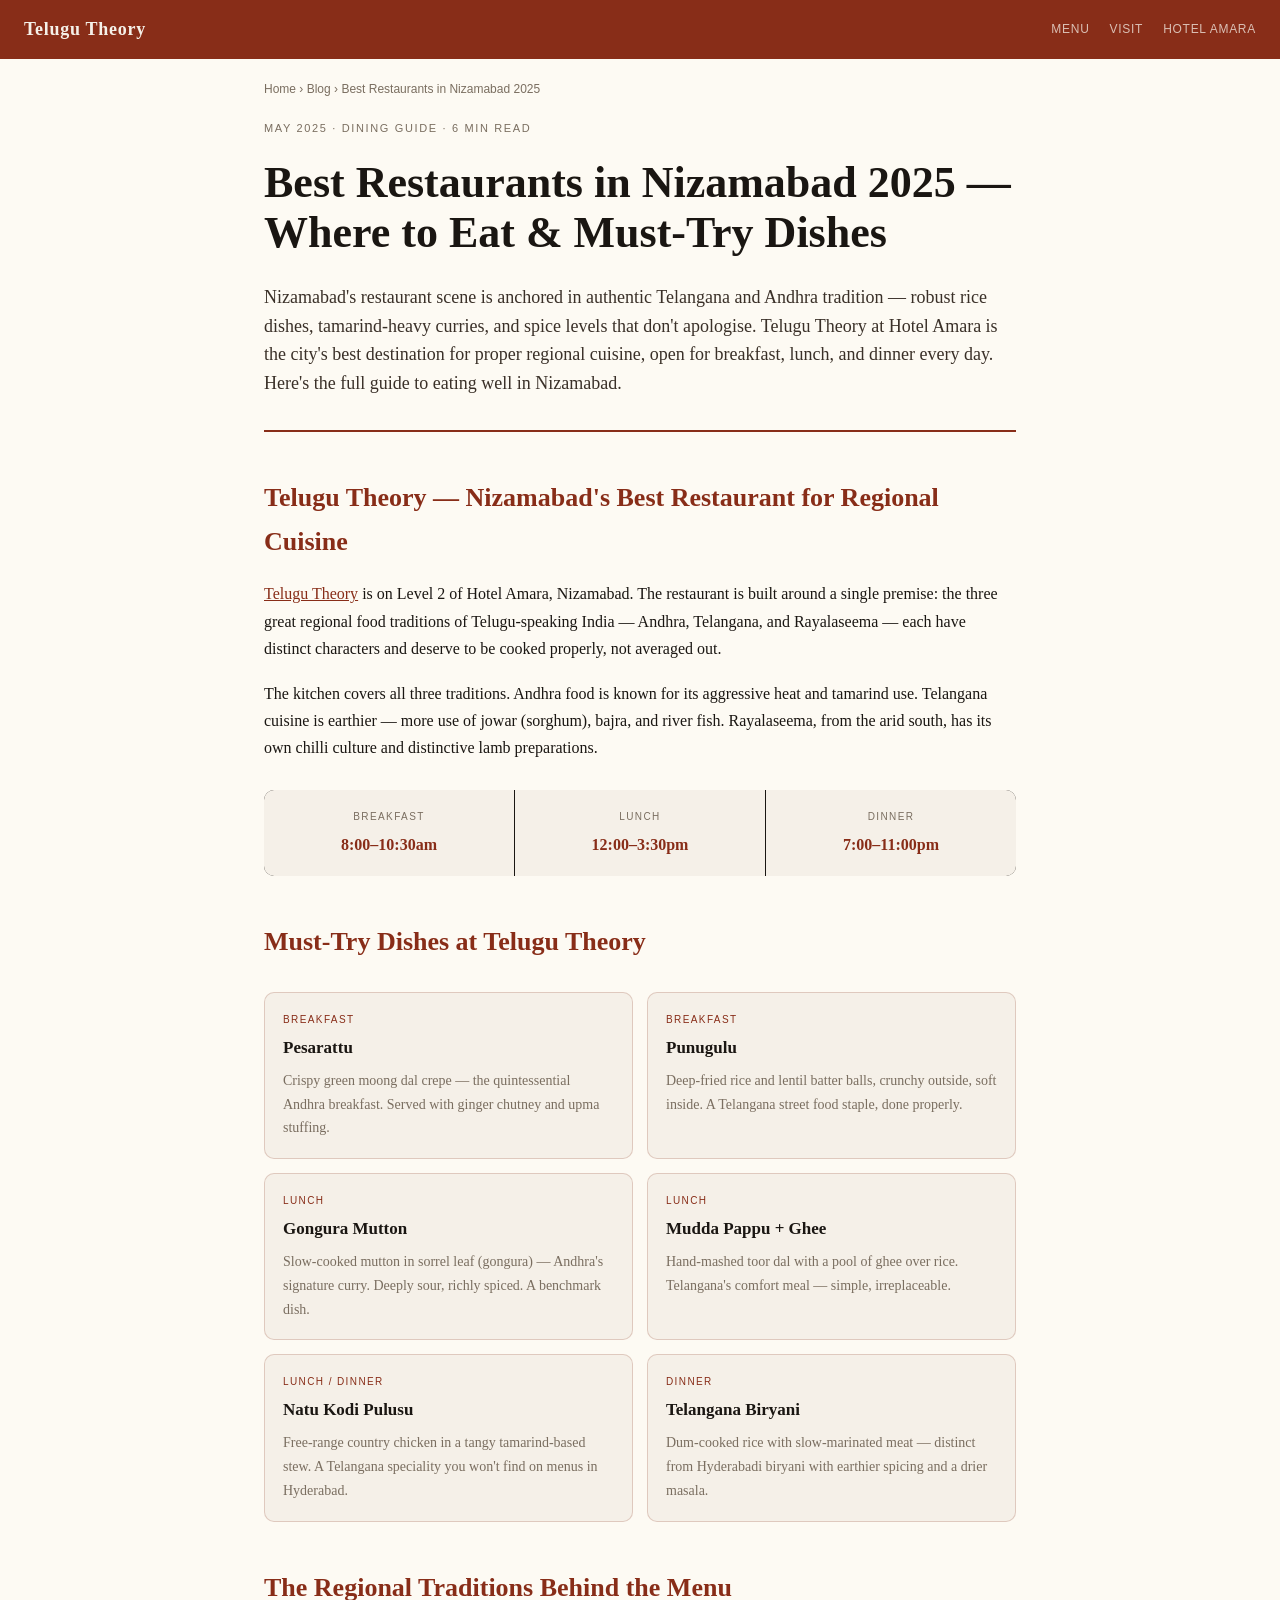
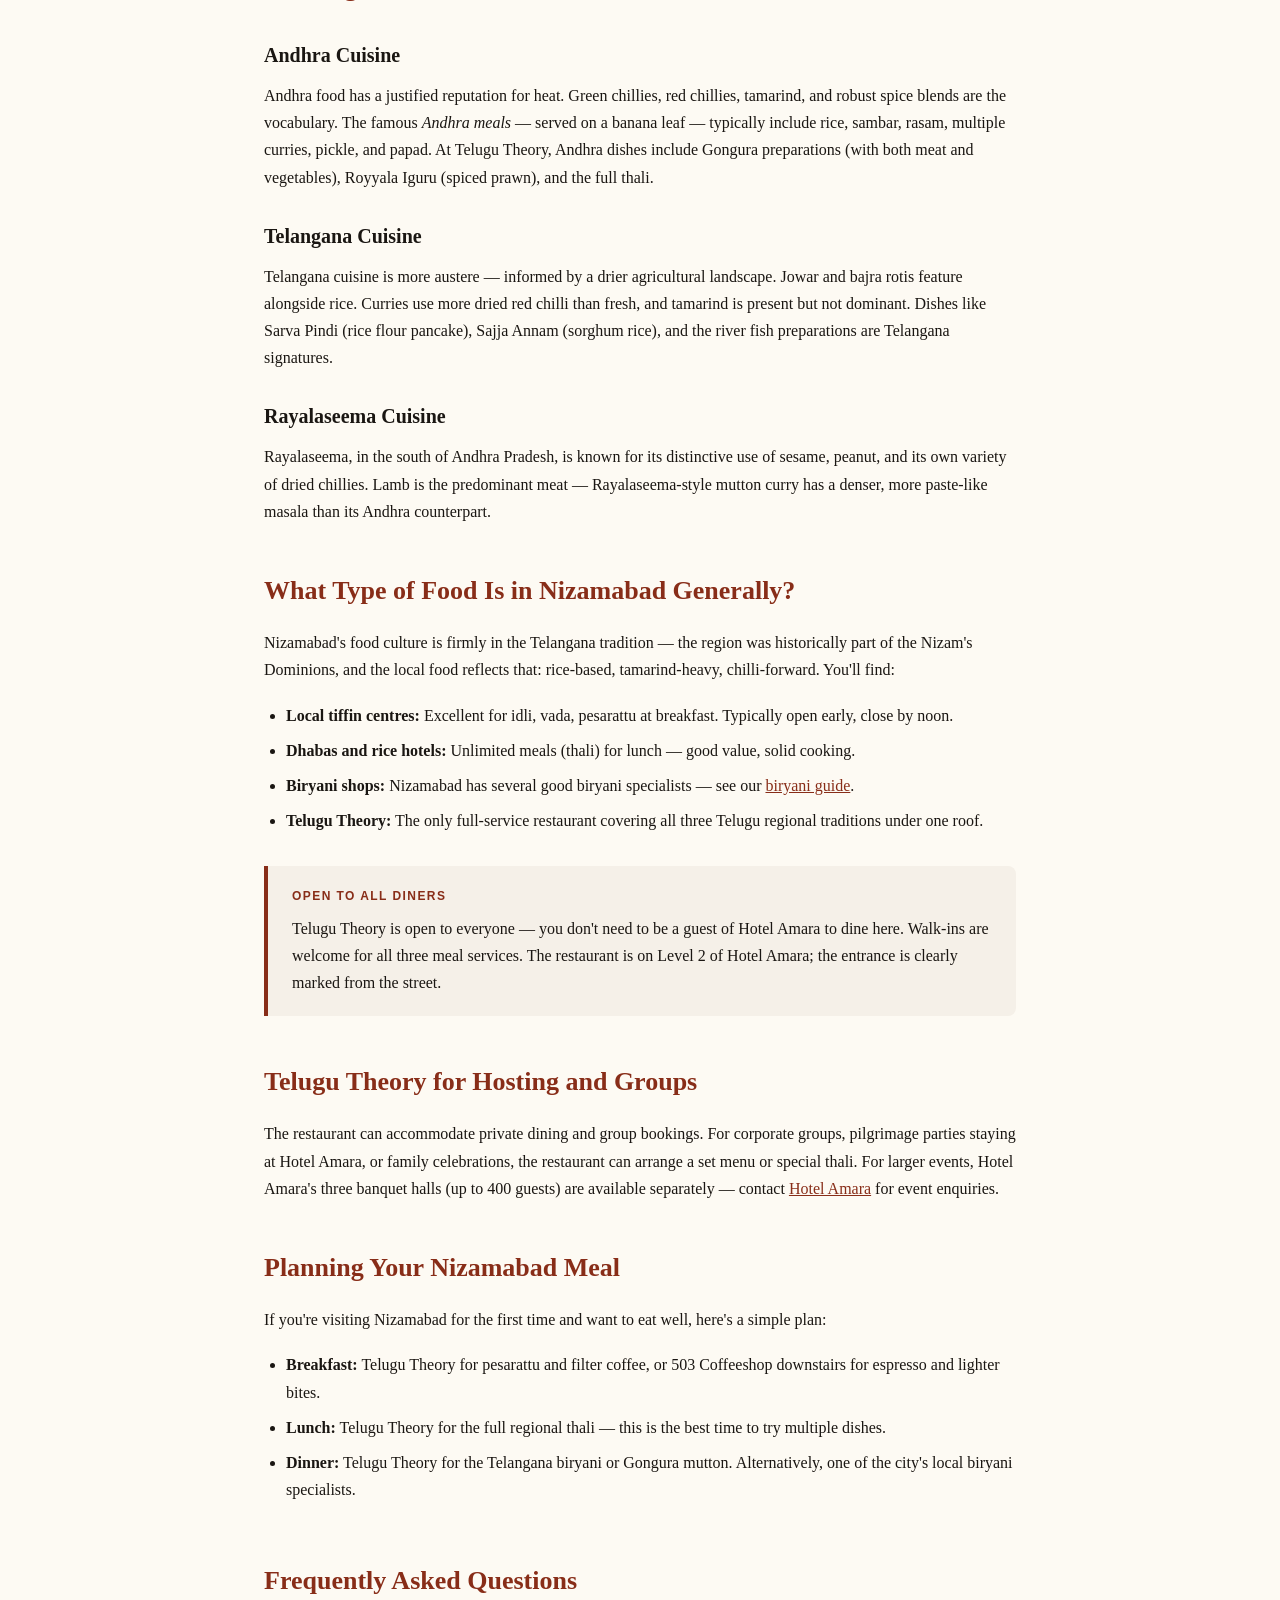
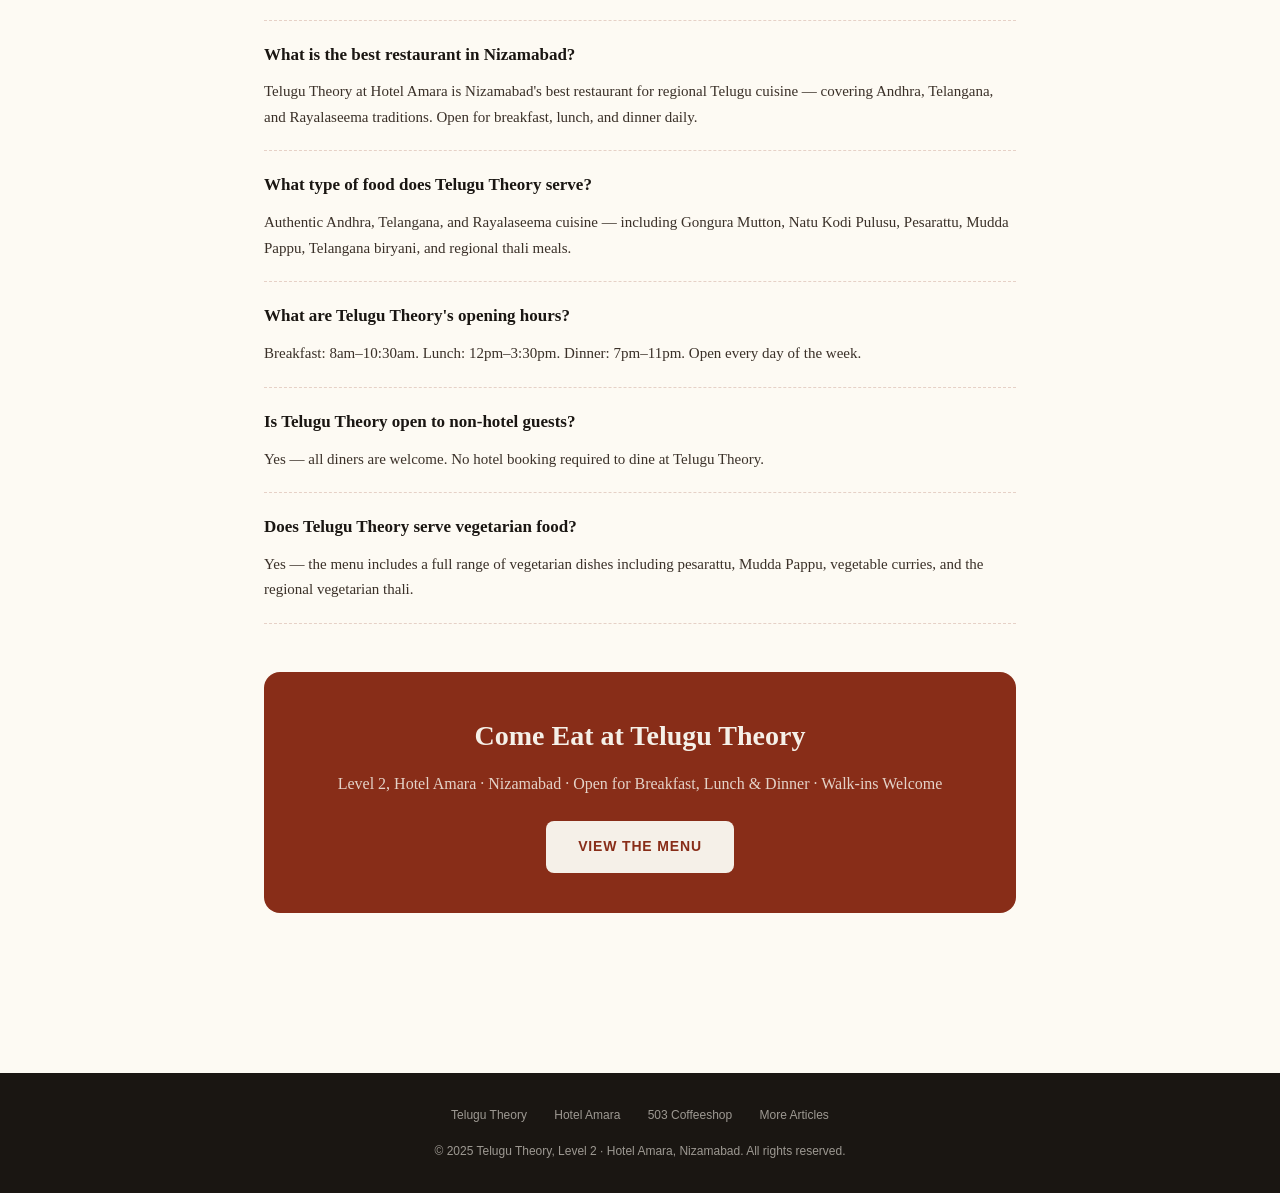
<file: blog/best-restaurants-nizamabad.html>
<!DOCTYPE html>
<html lang="en">
<head>
  <meta charset="UTF-8"/>
  <meta name="viewport" content="width=device-width, initial-scale=1.0"/>
  <title>Best Restaurants in Nizamabad 2025 — Where to Eat &amp; Must-Try Dishes | Telugu Theory</title>
  <meta name="description" content="Looking for the best restaurants in Nizamabad? Telugu Theory at Hotel Amara serves authentic Andhra, Telangana, and Rayalaseema cuisine. Open for breakfast, lunch, and dinner daily."/>
  <link rel="canonical" href="https://telugu-theory.vercel.app/blog/best-restaurants-nizamabad.html"/>
  <meta property="og:title" content="Best Restaurants in Nizamabad 2025 — Telugu Theory"/>
  <meta property="og:description" content="Nizamabad's best restaurant guide for 2025. Telugu Theory at Hotel Amara — authentic Andhra, Telangana, and Rayalaseema cuisine. Breakfast, lunch, dinner daily."/>
  <meta property="og:url" content="https://telugu-theory.vercel.app/blog/best-restaurants-nizamabad.html"/>
  <meta property="og:type" content="article"/>
  <meta name="twitter:card" content="summary_large_image"/>

  <script type="application/ld+json">
  {
    "@context": "https://schema.org",
    "@type": "BlogPosting",
    "headline": "Best Restaurants in Nizamabad 2025 — Where to Eat and Must-Try Dishes",
    "description": "A guide to the best restaurants in Nizamabad. Telugu Theory at Hotel Amara is the top choice for authentic regional Telugu cuisine — Andhra, Telangana, and Rayalaseema traditions.",
    "url": "https://telugu-theory.vercel.app/blog/best-restaurants-nizamabad.html",
    "datePublished": "2025-05-01",
    "dateModified": "2025-05-01",
    "author": { "@type": "Organization", "name": "Telugu Theory" },
    "publisher": { "@type": "Organization", "name": "Telugu Theory", "url": "https://telugu-theory.vercel.app" }
  }
  </script>
  <script type="application/ld+json">
  {
    "@context": "https://schema.org",
    "@type": "Restaurant",
    "name": "Telugu Theory",
    "url": "https://telugu-theory.vercel.app",
    "address": {
      "@type": "PostalAddress",
      "addressLocality": "Nizamabad",
      "addressRegion": "Telangana",
      "addressCountry": "IN"
    },
    "servesCuisine": ["Andhra", "Telangana", "Rayalaseema", "Indian"],
    "priceRange": "₹₹",
    "openingHoursSpecification": [
      { "@type": "OpeningHoursSpecification", "dayOfWeek": ["Monday","Tuesday","Wednesday","Thursday","Friday","Saturday","Sunday"], "opens": "08:00", "closes": "10:30" },
      { "@type": "OpeningHoursSpecification", "dayOfWeek": ["Monday","Tuesday","Wednesday","Thursday","Friday","Saturday","Sunday"], "opens": "12:00", "closes": "15:30" },
      { "@type": "OpeningHoursSpecification", "dayOfWeek": ["Monday","Tuesday","Wednesday","Thursday","Friday","Saturday","Sunday"], "opens": "19:00", "closes": "23:00" }
    ],
    "containedInPlace": { "@type": "Hotel", "name": "Hotel Amara", "url": "https://amara-hotel.vercel.app" }
  }
  </script>
  <script type="application/ld+json">
  {
    "@context": "https://schema.org",
    "@type": "FAQPage",
    "mainEntity": [
      {
        "@type": "Question",
        "name": "What is the best restaurant in Nizamabad?",
        "acceptedAnswer": { "@type": "Answer", "text": "Telugu Theory at Hotel Amara is the best restaurant in Nizamabad for authentic regional cuisine — covering Andhra, Telangana, and Rayalaseema traditions. Open for breakfast (8–10:30am), lunch (12–3:30pm), and dinner (7–11pm) daily." }
      },
      {
        "@type": "Question",
        "name": "What type of food does Telugu Theory serve?",
        "acceptedAnswer": { "@type": "Answer", "text": "Telugu Theory serves Andhra, Telangana, and Rayalaseema cuisine — regional Telugu food traditions. Signature dishes include Gongura Mutton, Natu Kodi Pulusu (country chicken curry), Telangana-style biryani, pesarattu, and Mudda Pappu with ghee." }
      },
      {
        "@type": "Question",
        "name": "What are the timings of Telugu Theory restaurant?",
        "acceptedAnswer": { "@type": "Answer", "text": "Breakfast: 8am–10:30am. Lunch: 12pm–3:30pm. Dinner: 7pm–11pm. Open every day." }
      },
      {
        "@type": "Question",
        "name": "Is Telugu Theory open to non-hotel guests?",
        "acceptedAnswer": { "@type": "Answer", "text": "Yes — Telugu Theory is open to all diners, not just Hotel Amara guests. Walk-ins are welcome during all meal services." }
      }
    ]
  }
  </script>

  <style>
    *, *::before, *::after { box-sizing: border-box; margin: 0; padding: 0; }
    :root { --red: #882d18; --cream: #f5f0e8; --cream-light: #fdfaf3; --ink: #1a1612; --ink-soft: #3a3028; --ink-muted: #7a6e60; --red-dark: #6b1f10; }
    body { background: var(--cream-light); color: var(--ink); font-family: Georgia, 'Times New Roman', serif; line-height: 1.7; }
    a { color: var(--red); } a:hover { color: var(--red-dark); }
    .site-nav { background: var(--red); padding: 14px 24px; display: flex; align-items: center; justify-content: space-between; position: sticky; top: 0; z-index: 10; }
    .site-nav .logo { color: var(--cream); font-family: Georgia, serif; font-size: 18px; font-weight: bold; text-decoration: none; letter-spacing: 0.04em; }
    .site-nav .nav-links { display: flex; gap: 20px; }
    .site-nav .nav-links a { color: rgba(245,240,232,0.75); font-family: Arial, sans-serif; font-size: 12px; text-decoration: none; letter-spacing: 0.06em; text-transform: uppercase; }
    .site-nav .nav-links a:hover { color: var(--cream); }
    .breadcrumb { max-width: 800px; margin: 20px auto; padding: 0 24px; font-family: Arial, sans-serif; font-size: 12px; color: var(--ink-muted); }
    .breadcrumb a { color: var(--ink-muted); text-decoration: none; }
    article { max-width: 800px; margin: 0 auto; padding: 0 24px 80px; }
    .post-meta { font-family: Arial, sans-serif; font-size: 11px; color: var(--ink-muted); text-transform: uppercase; letter-spacing: 0.15em; margin-bottom: 20px; }
    h1 { font-size: clamp(28px, 5vw, 44px); line-height: 1.15; margin-bottom: 24px; }
    .lead { font-size: 18px; line-height: 1.6; color: var(--ink-soft); margin-bottom: 40px; padding-bottom: 32px; border-bottom: 2px solid var(--red); }
    h2 { font-size: 26px; margin: 44px 0 16px; color: var(--red); }
    h3 { font-size: 20px; margin: 28px 0 10px; }
    p { margin-bottom: 18px; font-size: 16px; }
    ul, ol { margin: 0 0 18px 22px; font-size: 16px; }
    li { margin-bottom: 8px; }
    .callout { background: var(--cream); border-left: 4px solid var(--red); padding: 20px 24px; border-radius: 0 8px 8px 0; margin: 32px 0; }
    .callout strong { display: block; font-size: 12px; text-transform: uppercase; letter-spacing: 0.12em; color: var(--red); margin-bottom: 8px; font-family: Arial, sans-serif; }
    .dish-grid { display: grid; grid-template-columns: 1fr 1fr; gap: 14px; margin: 28px 0; }
    @media (max-width: 600px) { .dish-grid { grid-template-columns: 1fr; } }
    .dish-card { background: var(--cream); border: 1.5px solid rgba(136,45,24,0.2); border-radius: 10px; padding: 18px; }
    .dish-card .meal { font-family: Arial, sans-serif; font-size: 10px; text-transform: uppercase; letter-spacing: 0.14em; color: var(--red); margin-bottom: 6px; }
    .dish-card strong { display: block; font-size: 17px; margin-bottom: 6px; }
    .dish-card p { font-size: 14px; color: var(--ink-muted); margin-bottom: 0; }
    .timing-strip { display: grid; grid-template-columns: 1fr 1fr 1fr; gap: 1px; background: var(--ink); border-radius: 10px; overflow: hidden; margin: 28px 0; }
    .timing-cell { background: var(--cream); padding: 18px; text-align: center; }
    .timing-cell .label { font-family: Arial, sans-serif; font-size: 10px; text-transform: uppercase; letter-spacing: 0.14em; color: var(--ink-muted); margin-bottom: 6px; }
    .timing-cell .time { font-size: 16px; font-weight: bold; color: var(--red); }
    .faq-section { margin-top: 56px; }
    .faq-item { border-top: 1.5px dashed rgba(136,45,24,0.2); padding: 20px 0; }
    .faq-item:last-child { border-bottom: 1.5px dashed rgba(136,45,24,0.2); }
    .faq-q { font-weight: bold; font-size: 17px; margin-bottom: 10px; }
    .faq-a { color: var(--ink-soft); font-size: 15px; }
    .cta-block { background: var(--red); color: var(--cream); padding: 40px 36px; border-radius: 16px; text-align: center; margin: 48px 0 0; }
    .cta-block h2 { color: var(--cream); margin: 0 0 10px; font-size: 28px; }
    .cta-block p { color: rgba(245,240,232,0.85); margin-bottom: 24px; }
    .cta-btn { display: inline-block; background: var(--cream); color: var(--red); font-family: Arial, sans-serif; font-weight: bold; font-size: 14px; padding: 14px 32px; border-radius: 8px; text-decoration: none; letter-spacing: 0.06em; text-transform: uppercase; }
    .site-footer { background: var(--ink); color: rgba(245,240,232,0.6); text-align: center; padding: 32px 24px; font-family: Arial, sans-serif; font-size: 12px; margin-top: 80px; }
    .site-footer a { color: rgba(245,240,232,0.6); margin: 0 12px; text-decoration: none; }
    .site-footer .footer-links { margin-bottom: 16px; }
  </style>
</head>
<body>

<nav class="site-nav">
  <a href="https://telugu-theory.vercel.app" class="logo">Telugu Theory</a>
  <div class="nav-links">
    <a href="https://telugu-theory.vercel.app/#menu">Menu</a>
    <a href="https://telugu-theory.vercel.app/#visit">Visit</a>
    <a href="https://amara-hotel.vercel.app">Hotel Amara</a>
  </div>
</nav>

<div class="breadcrumb">
  <a href="https://telugu-theory.vercel.app">Home</a> › <a href="https://telugu-theory.vercel.app/blog/">Blog</a> › Best Restaurants in Nizamabad 2025
</div>

<article>
  <div class="post-meta">May 2025 · Dining Guide · 6 min read</div>

  <h1>Best Restaurants in Nizamabad 2025 — Where to Eat &amp; Must-Try Dishes</h1>

  <p class="lead">
    Nizamabad's restaurant scene is anchored in authentic Telangana and Andhra tradition — robust rice dishes, tamarind-heavy curries, and spice levels that don't apologise. Telugu Theory at Hotel Amara is the city's best destination for proper regional cuisine, open for breakfast, lunch, and dinner every day. Here's the full guide to eating well in Nizamabad.
  </p>

  <h2>Telugu Theory — Nizamabad's Best Restaurant for Regional Cuisine</h2>
  <p>
    <a href="https://telugu-theory.vercel.app">Telugu Theory</a> is on Level 2 of Hotel Amara, Nizamabad. The restaurant is built around a single premise: the three great regional food traditions of Telugu-speaking India — Andhra, Telangana, and Rayalaseema — each have distinct characters and deserve to be cooked properly, not averaged out.
  </p>
  <p>
    The kitchen covers all three traditions. Andhra food is known for its aggressive heat and tamarind use. Telangana cuisine is earthier — more use of jowar (sorghum), bajra, and river fish. Rayalaseema, from the arid south, has its own chilli culture and distinctive lamb preparations.
  </p>

  <div class="timing-strip">
    <div class="timing-cell">
      <div class="label">Breakfast</div>
      <div class="time">8:00–10:30am</div>
    </div>
    <div class="timing-cell">
      <div class="label">Lunch</div>
      <div class="time">12:00–3:30pm</div>
    </div>
    <div class="timing-cell">
      <div class="label">Dinner</div>
      <div class="time">7:00–11:00pm</div>
    </div>
  </div>

  <h2>Must-Try Dishes at Telugu Theory</h2>

  <div class="dish-grid">
    <div class="dish-card">
      <div class="meal">Breakfast</div>
      <strong>Pesarattu</strong>
      <p>Crispy green moong dal crepe — the quintessential Andhra breakfast. Served with ginger chutney and upma stuffing.</p>
    </div>
    <div class="dish-card">
      <div class="meal">Breakfast</div>
      <strong>Punugulu</strong>
      <p>Deep-fried rice and lentil batter balls, crunchy outside, soft inside. A Telangana street food staple, done properly.</p>
    </div>
    <div class="dish-card">
      <div class="meal">Lunch</div>
      <strong>Gongura Mutton</strong>
      <p>Slow-cooked mutton in sorrel leaf (gongura) — Andhra's signature curry. Deeply sour, richly spiced. A benchmark dish.</p>
    </div>
    <div class="dish-card">
      <div class="meal">Lunch</div>
      <strong>Mudda Pappu + Ghee</strong>
      <p>Hand-mashed toor dal with a pool of ghee over rice. Telangana's comfort meal — simple, irreplaceable.</p>
    </div>
    <div class="dish-card">
      <div class="meal">Lunch / Dinner</div>
      <strong>Natu Kodi Pulusu</strong>
      <p>Free-range country chicken in a tangy tamarind-based stew. A Telangana speciality you won't find on menus in Hyderabad.</p>
    </div>
    <div class="dish-card">
      <div class="meal">Dinner</div>
      <strong>Telangana Biryani</strong>
      <p>Dum-cooked rice with slow-marinated meat — distinct from Hyderabadi biryani with earthier spicing and a drier masala.</p>
    </div>
  </div>

  <h2>The Regional Traditions Behind the Menu</h2>
  <h3>Andhra Cuisine</h3>
  <p>
    Andhra food has a justified reputation for heat. Green chillies, red chillies, tamarind, and robust spice blends are the vocabulary. The famous <em>Andhra meals</em> — served on a banana leaf — typically include rice, sambar, rasam, multiple curries, pickle, and papad. At Telugu Theory, Andhra dishes include Gongura preparations (with both meat and vegetables), Royyala Iguru (spiced prawn), and the full thali.
  </p>
  <h3>Telangana Cuisine</h3>
  <p>
    Telangana cuisine is more austere — informed by a drier agricultural landscape. Jowar and bajra rotis feature alongside rice. Curries use more dried red chilli than fresh, and tamarind is present but not dominant. Dishes like Sarva Pindi (rice flour pancake), Sajja Annam (sorghum rice), and the river fish preparations are Telangana signatures.
  </p>
  <h3>Rayalaseema Cuisine</h3>
  <p>
    Rayalaseema, in the south of Andhra Pradesh, is known for its distinctive use of sesame, peanut, and its own variety of dried chillies. Lamb is the predominant meat — Rayalaseema-style mutton curry has a denser, more paste-like masala than its Andhra counterpart.
  </p>

  <h2>What Type of Food Is in Nizamabad Generally?</h2>
  <p>
    Nizamabad's food culture is firmly in the Telangana tradition — the region was historically part of the Nizam's Dominions, and the local food reflects that: rice-based, tamarind-heavy, chilli-forward. You'll find:
  </p>
  <ul>
    <li><strong>Local tiffin centres:</strong> Excellent for idli, vada, pesarattu at breakfast. Typically open early, close by noon.</li>
    <li><strong>Dhabas and rice hotels:</strong> Unlimited meals (thali) for lunch — good value, solid cooking.</li>
    <li><strong>Biryani shops:</strong> Nizamabad has several good biryani specialists — see our <a href="https://telugu-theory.vercel.app/blog/best-biryani-nizamabad.html">biryani guide</a>.</li>
    <li><strong>Telugu Theory:</strong> The only full-service restaurant covering all three Telugu regional traditions under one roof.</li>
  </ul>

  <div class="callout">
    <strong>Open to All Diners</strong>
    Telugu Theory is open to everyone — you don't need to be a guest of Hotel Amara to dine here. Walk-ins are welcome for all three meal services. The restaurant is on Level 2 of Hotel Amara; the entrance is clearly marked from the street.
  </div>

  <h2>Telugu Theory for Hosting and Groups</h2>
  <p>
    The restaurant can accommodate private dining and group bookings. For corporate groups, pilgrimage parties staying at Hotel Amara, or family celebrations, the restaurant can arrange a set menu or special thali. For larger events, Hotel Amara's three banquet halls (up to 400 guests) are available separately — contact <a href="https://amara-hotel.vercel.app">Hotel Amara</a> for event enquiries.
  </p>

  <h2>Planning Your Nizamabad Meal</h2>
  <p>
    If you're visiting Nizamabad for the first time and want to eat well, here's a simple plan:
  </p>
  <ul>
    <li><strong>Breakfast:</strong> Telugu Theory for pesarattu and filter coffee, or 503 Coffeeshop downstairs for espresso and lighter bites.</li>
    <li><strong>Lunch:</strong> Telugu Theory for the full regional thali — this is the best time to try multiple dishes.</li>
    <li><strong>Dinner:</strong> Telugu Theory for the Telangana biryani or Gongura mutton. Alternatively, one of the city's local biryani specialists.</li>
  </ul>

  <div class="faq-section">
    <h2>Frequently Asked Questions</h2>

    <div class="faq-item">
      <div class="faq-q">What is the best restaurant in Nizamabad?</div>
      <div class="faq-a">Telugu Theory at Hotel Amara is Nizamabad's best restaurant for regional Telugu cuisine — covering Andhra, Telangana, and Rayalaseema traditions. Open for breakfast, lunch, and dinner daily.</div>
    </div>

    <div class="faq-item">
      <div class="faq-q">What type of food does Telugu Theory serve?</div>
      <div class="faq-a">Authentic Andhra, Telangana, and Rayalaseema cuisine — including Gongura Mutton, Natu Kodi Pulusu, Pesarattu, Mudda Pappu, Telangana biryani, and regional thali meals.</div>
    </div>

    <div class="faq-item">
      <div class="faq-q">What are Telugu Theory's opening hours?</div>
      <div class="faq-a">Breakfast: 8am–10:30am. Lunch: 12pm–3:30pm. Dinner: 7pm–11pm. Open every day of the week.</div>
    </div>

    <div class="faq-item">
      <div class="faq-q">Is Telugu Theory open to non-hotel guests?</div>
      <div class="faq-a">Yes — all diners are welcome. No hotel booking required to dine at Telugu Theory.</div>
    </div>

    <div class="faq-item">
      <div class="faq-q">Does Telugu Theory serve vegetarian food?</div>
      <div class="faq-a">Yes — the menu includes a full range of vegetarian dishes including pesarattu, Mudda Pappu, vegetable curries, and the regional vegetarian thali.</div>
    </div>
  </div>

  <div class="cta-block">
    <h2>Come Eat at Telugu Theory</h2>
    <p>Level 2, Hotel Amara · Nizamabad · Open for Breakfast, Lunch &amp; Dinner · Walk-ins Welcome</p>
    <a href="https://telugu-theory.vercel.app/#menu" class="cta-btn">View the Menu</a>
  </div>
</article>

<footer class="site-footer">
  <div class="footer-links">
    <a href="https://telugu-theory.vercel.app">Telugu Theory</a>
    <a href="https://amara-hotel.vercel.app">Hotel Amara</a>
    <a href="https://five-zero-three.vercel.app">503 Coffeeshop</a>
    <a href="https://telugu-theory.vercel.app/blog/">More Articles</a>
  </div>
  <div>© 2025 Telugu Theory, Level 2 · Hotel Amara, Nizamabad. All rights reserved.</div>
</footer>

</body>
</html>
</file>
<file: brand/brand.css>
/* Telugu Theory Brand System */
@font-face {
  font-family: 'Anek Telugu';
  src: url('fonts/AnekTelugu-Regular.ttf') format('truetype');
  font-weight: 400;
}
@font-face {
  font-family: 'Anek Telugu';
  src: url('fonts/AnekTelugu-Medium.ttf') format('truetype');
  font-weight: 500;
}
@font-face {
  font-family: 'Anek Telugu';
  src: url('fonts/AnekTelugu-SemiBold.ttf') format('truetype');
  font-weight: 600;
}
@font-face {
  font-family: 'Anek Telugu';
  src: url('fonts/AnekTelugu-Bold.ttf') format('truetype');
  font-weight: 700;
}

:root {
  /* Primary */
  --tt-red: #BE1E2D;
  --tt-yellow: #FBB040;
  /* Secondary */
  --tt-sandstone: #DCA15D;
  --tt-sienna: #882D18;
  --tt-indigo: #4C547A;
  --tt-olive: #5F6C37;
  --tt-forest: #273617;
  --tt-clay: #C49A6C;
  /* Neutrals */
  --tt-cream: #F7EFE0;
  --tt-paper: #FBF6EC;
  --tt-ink: #1A120A;
  --tt-muted: #7a6a55;

  --font-head: 'Bricolage Grotesque', 'Playfair Display', Georgia, serif;
  --font-body: 'Anek Telugu', 'Inter', system-ui, sans-serif;
}

* { box-sizing: border-box; }
body {
  margin: 0;
  font-family: var(--font-body);
  color: var(--tt-ink);
  background: var(--tt-paper);
  -webkit-font-smoothing: antialiased;
}
h1, h2, h3, h4 {
  font-family: var(--font-head);
  font-weight: 700;
  letter-spacing: -0.01em;
  margin: 0;
}

/* Kolam pattern (SVG tile) used as subtle decorative motif */
.tt-kolam-bg {
  background-image:
    radial-gradient(circle at 0 0, transparent 19px, var(--tt-yellow) 19px, var(--tt-yellow) 20px, transparent 20px),
    radial-gradient(circle at 40px 40px, transparent 19px, var(--tt-yellow) 19px, var(--tt-yellow) 20px, transparent 20px);
  background-size: 40px 40px;
  opacity: 0.12;
}
</file>
